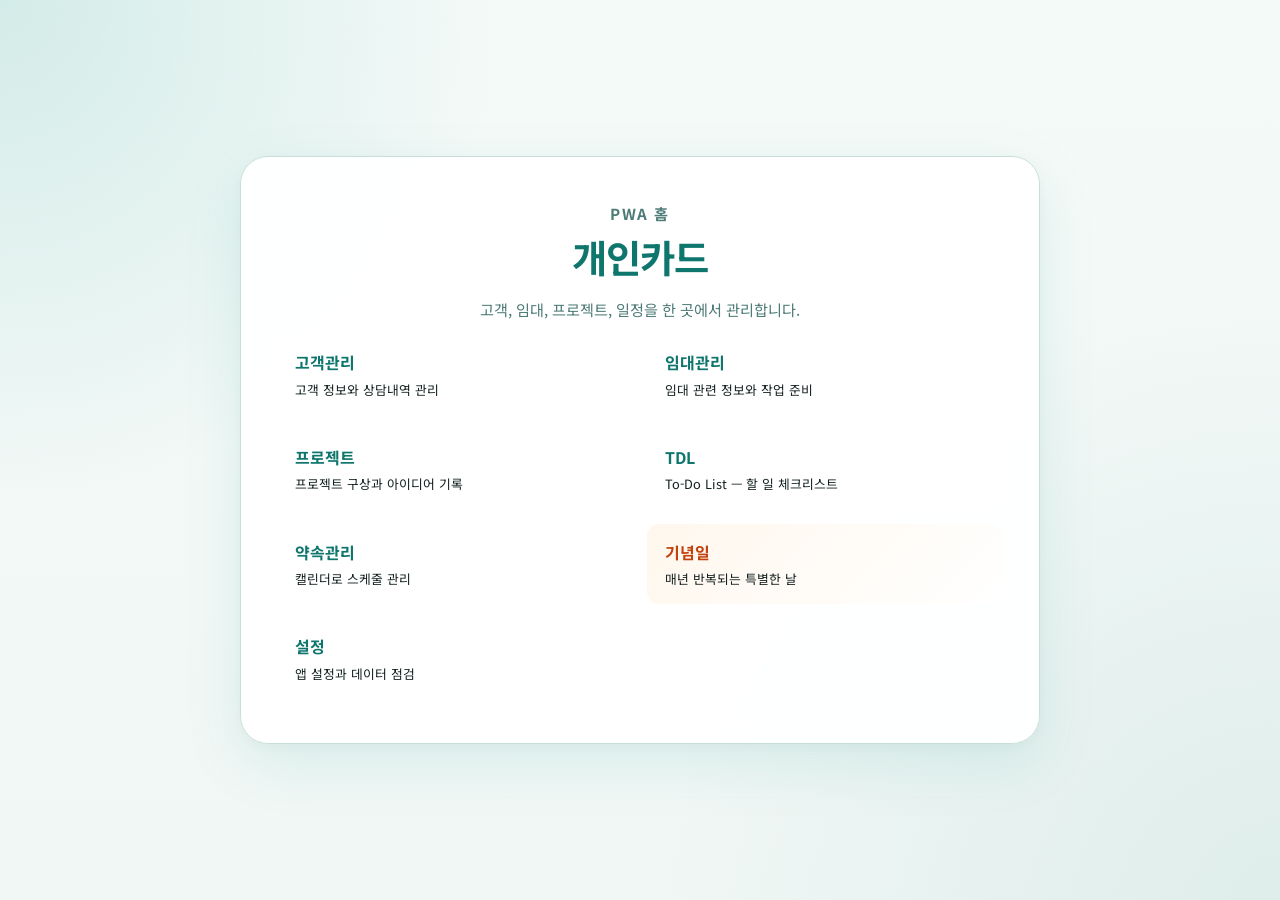
<file: index.html>
<!DOCTYPE html>
<html lang="ko">
<head>
  <meta charset="UTF-8" />
  <meta name="viewport" content="width=device-width, initial-scale=1.0" />
  <meta name="theme-color" content="#0d9488" />
  <title>개인카드 PWA</title>
  <link rel="manifest" href="manifest.json" />
  <link rel="stylesheet" href="style.css" />
</head>
<body>
  <section class="landing-screen">
    <div class="landing-card wide">
      <p class="landing-kicker">PWA 홈</p>
      <h1>개인카드</h1>
      <p>고객, 임대, 프로젝트, 일정을 한 곳에서 관리합니다.</p>

      <!-- 다가오는 약속 알림 배너 -->
      <div id="upcomingBanner" class="upcoming-banner" hidden>
        <span class="upcoming-blink">●</span>
        <span id="upcomingText"></span>
        <a href="schedule.html" class="upcoming-link">확인하기 →</a>
      </div>

      <!-- 다가오는 기념일 알림 배너 -->
      <div id="annivBanner" class="upcoming-banner" style="background:#fff7ed;border-color:#fed7aa" hidden>
        <span class="upcoming-blink" style="color:#f97316">●</span>
        <span id="annivText" style="color:#c2410c"></span>
        <a href="anniv.html" class="upcoming-link" style="color:#c2410c;font-weight:600">확인하기 →</a>
      </div>

      <div class="home-grid">
        <a class="home-card" href="customer.html">
          <strong>고객관리</strong>
          <span>고객 정보와 상담내역 관리</span>
        </a>
        <a class="home-card" href="rental.html">
          <strong>임대관리</strong>
          <span>임대 관련 정보와 작업 준비</span>
        </a>
        <a class="home-card" href="project.html">
          <strong>프로젝트</strong>
          <span>프로젝트 구상과 아이디어 기록</span>
        </a>
        <a class="home-card" href="tdl.html">
          <strong>TDL</strong>
          <span>To-Do List — 할 일 체크리스트</span>
        </a>
        <a class="home-card" href="schedule.html">
          <strong>약속관리</strong>
          <span>캘린더로 스케줄 관리</span>
        </a>
        <a class="home-card anniv-home-card" href="anniv.html">
          <strong>기념일</strong>
          <span>매년 반복되는 특별한 날</span>
        </a>
        <a class="home-card" href="settings.html">
          <strong>설정</strong>
          <span>앱 설정과 데이터 점검</span>
        </a>
      </div>

      </div>
    </div>
  </section>

  <script src="common.js"></script>
  <script>
  (function () {
    const ANNIV_KEY = "anniv_v1";

    function loadAnniv() {
      try { return JSON.parse(localStorage.getItem(ANNIV_KEY) || "[]"); } catch { return []; }
    }

    let annivItems = loadAnniv();

    // 오늘로부터 다음 기념일까지 남은 일수 계산 (양력/음력 모두 처리)
    function daysUntilNext(item) {
      const today = new Date(); today.setHours(0,0,0,0);
      const thisYear = today.getFullYear();
      if (item.calType === "lunar") {
        const avgMonth = 29.530588;
        const chineseNewYear = {
          2024:new Date(2024,1,10), 2025:new Date(2025,0,29), 2026:new Date(2026,1,17),
          2027:new Date(2027,1,6),  2028:new Date(2028,0,26), 2029:new Date(2029,1,13),
        };
        function lunarApprox(y, lm, ld) {
          const cny = chineseNewYear[y];
          if (!cny) return new Date(y, lm-1, ld);
          const off = Math.round((lm-1)*avgMonth) + (ld-1);
          return new Date(cny.getTime() + off*86400000);
        }
        let solar = lunarApprox(thisYear, item.month, item.day);
        solar.setHours(0,0,0,0);
        if (solar < today) solar = lunarApprox(thisYear+1, item.month, item.day);
        return Math.round((solar - today) / 86400000);
      }
      let next = new Date(thisYear, item.month - 1, item.day);
      if (next < today) next = new Date(thisYear + 1, item.month - 1, item.day);
      return Math.round((next - today) / 86400000);
    }

    // 약속 알림 (3일 이내)
    function checkUpcoming() {
      const STORAGE_KEY = "schedule_v1";
      let schedules = {};
      try { schedules = JSON.parse(localStorage.getItem(STORAGE_KEY) || "{}"); } catch {}
      const today = new Date(); today.setHours(0,0,0,0);
      const soon = [];
      Object.keys(schedules).forEach(key => {
        if (!schedules[key]?.length) return;
        const y = Number(key.slice(0,4)), m = Number(key.slice(4,6))-1, d = Number(key.slice(6,8));
        const date = new Date(y, m, d);
        const diff = Math.round((date - today) / 86400000);
        if (diff >= 0 && diff <= 3) {
          schedules[key].forEach(s => soon.push({ diff, date, title: s.title, time: s.time }));
        }
      });
      if (!soon.length) return;
      soon.sort((a,b) => a.date - b.date);
      const s = soon[0];
      const label = s.diff === 0 ? "오늘" : s.diff === 1 ? "내일" : `${s.diff}일 후`;
      const time  = s.time ? ` ${s.time}` : "";
      document.getElementById("upcomingText").textContent =
        `${label}${time} — ${s.title}${soon.length > 1 ? ` 외 ${soon.length-1}건` : ""}`;
      document.getElementById("upcomingBanner").hidden = false;
    }

    // 기념일 알림 (7일 이내)
    function checkAnniv() {
      const upcoming = annivItems
        .map(a => ({ ...a, days: daysUntilNext(a) }))
        .filter(a => a.days <= 7)
        .sort((a,b) => a.days - b.days);
      if (!upcoming.length) return;
      const a   = upcoming[0];
      const lbl = a.days === 0 ? "오늘" : a.days === 1 ? "내일" : `${a.days}일 후`;
      document.getElementById("annivText").textContent =
        `${lbl} — ${a.title} (${a.month}/${a.day}${a.calType === "lunar" ? " 음력" : ""})${upcoming.length > 1 ? ` 외 ${upcoming.length-1}건` : ""}`;
      document.getElementById("annivBanner").hidden = false;
    }

    checkUpcoming();
    checkAnniv();
  })();
  </script>
</body>
</html>
</file>
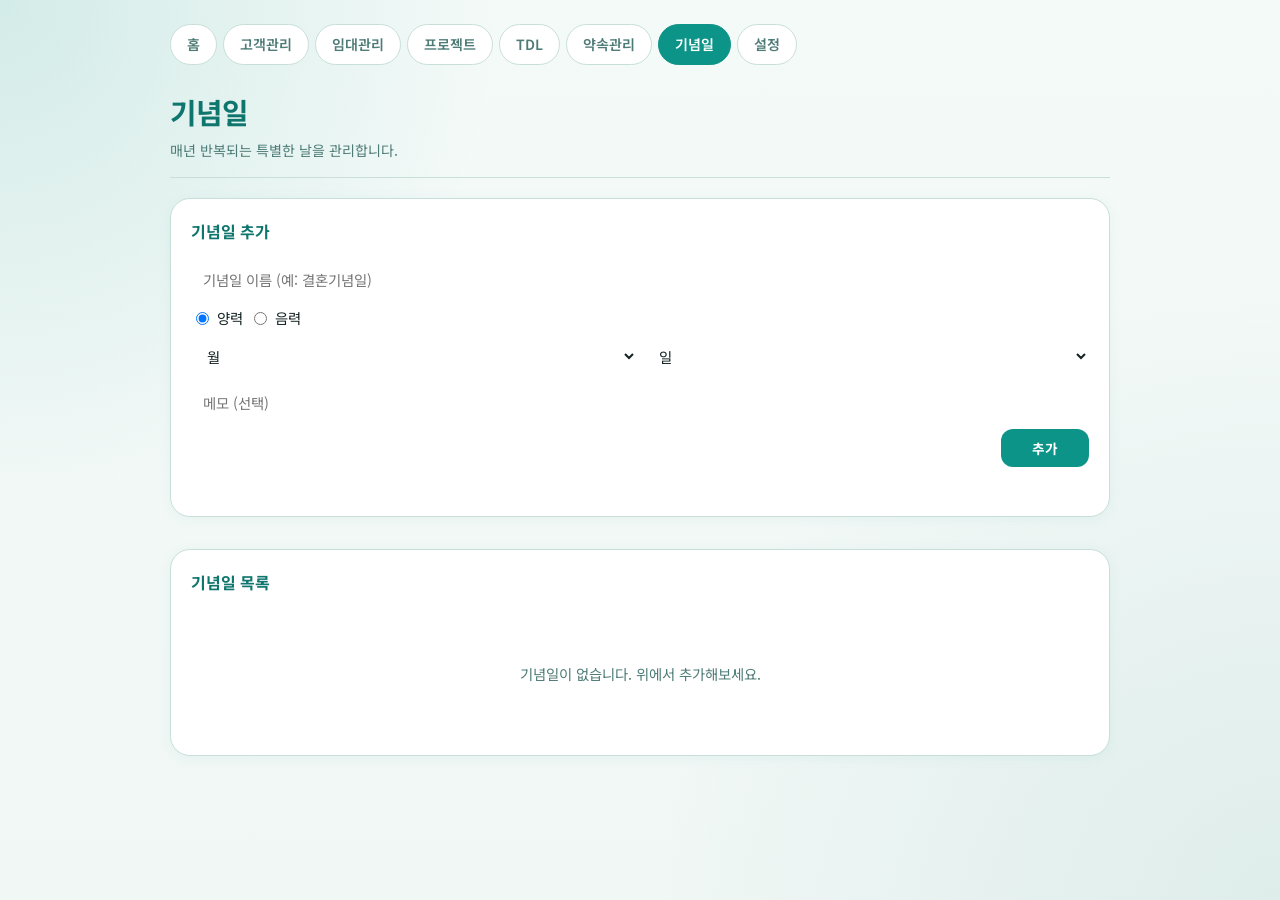
<file: anniv.html>
<!DOCTYPE html>
<html lang="ko">
<head>
  <meta charset="UTF-8" />
  <meta name="viewport" content="width=device-width, initial-scale=1.0" />
  <meta name="theme-color" content="#0d9488" />
  <title>기념일 | 개인카드 PWA</title>
  <link rel="manifest" href="manifest.json" />
  <link rel="stylesheet" href="style.css" />
</head>
<body>
  <div class="app">
    <header class="page-header">
      <nav class="page-nav">
        <a class="nav-link" href="index.html">홈</a>
        <a class="nav-link" href="customer.html">고객관리</a>
        <a class="nav-link" href="rental.html">임대관리</a>
        <a class="nav-link" href="project.html">프로젝트</a>
        <a class="nav-link" href="tdl.html">TDL</a>
        <a class="nav-link" href="schedule.html">약속관리</a>
        <a class="nav-link current" href="anniv.html">기념일</a>
        <a class="nav-link" href="settings.html">설정</a>
      </nav>
      <div class="page-title-row">
        <div>
          <h1 class="page-title">기념일</h1>
          <p class="page-desc">매년 반복되는 특별한 날을 관리합니다.</p>
        </div>
      </div>
    </header>

    <main class="container">
      <section class="panel">
        <div class="panel-header">
          <h2>기념일 추가</h2>
        </div>
        <div class="anniv-add-form">
          <input type="text" id="annivTitle" placeholder="기념일 이름 (예: 결혼기념일)" maxlength="30"
            lang="ko" autocapitalize="off" autocorrect="off" spellcheck="false" />

          <!-- 양력/음력 선택 -->
          <div style="display:flex;gap:.4rem;align-items:center">
            <label style="display:flex;align-items:center;gap:.3rem;font-size:.9rem;cursor:pointer">
              <input type="radio" name="calType" id="calSolar" value="solar" checked />
              양력
            </label>
            <label style="display:flex;align-items:center;gap:.3rem;font-size:.9rem;cursor:pointer">
              <input type="radio" name="calType" id="calLunar" value="lunar" />
              음력
            </label>
          </div>

          <div style="display:flex;gap:.4rem;align-items:center">
            <select id="annivMonth" style="flex:1">
              <option value="">월</option>
              <option value="1">1월</option><option value="2">2월</option>
              <option value="3">3월</option><option value="4">4월</option>
              <option value="5">5월</option><option value="6">6월</option>
              <option value="7">7월</option><option value="8">8월</option>
              <option value="9">9월</option><option value="10">10월</option>
              <option value="11">11월</option><option value="12">12월</option>
            </select>
            <select id="annivDay" style="flex:1">
              <option value="">일</option>
            </select>
          </div>
          <!-- 음력 선택 시 올해 양력 날짜 미리보기 -->
          <div id="lunarPreview" style="display:none;font-size:.85rem;color:var(--brand-strong);background:var(--bg);border-radius:.45rem;padding:.4rem .7rem;border:1px solid var(--brand)">
            📅 <span id="lunarPreviewText"></span>
          </div>
          <input type="text" id="annivNote" placeholder="메모 (선택)" maxlength="50"
            lang="ko" autocapitalize="off" autocorrect="off" spellcheck="false" />
          <div class="detail-action-row">
            <button type="button" id="btnAddAnniv" class="toolbar-button">추가</button>
          </div>
        </div>
      </section>

      <section class="panel" style="margin-top:1rem">
        <div class="panel-header">
          <h2>기념일 목록</h2>
        </div>
        <div id="annivList" class="anniv-list"></div>
      </section>
    </main>
  </div>

  <script src="common.js"></script>
  <script>
  (function () {
    const ANNIV_KEY = "anniv_v1";

    function loadAnniv() {
      try { return JSON.parse(localStorage.getItem(ANNIV_KEY) || "[]"); } catch { return []; }
    }
    function saveAnniv(data) { localStorage.setItem(ANNIV_KEY, JSON.stringify(data)); }
    function escHtml(v) {
      return String(v).replaceAll("&","&amp;").replaceAll("<","&lt;").replaceAll(">","&gt;").replaceAll('"',"&quot;");
    }

    let annivItems = loadAnniv();

    // 양력 기준: 오늘로부터 다음 기념일까지 남은 일수
    function daysUntilNextSolar(month, day) {
      const today = new Date(); today.setHours(0,0,0,0);
      const thisYear = today.getFullYear();
      let next = new Date(thisYear, month - 1, day);
      if (next < today) next = new Date(thisYear + 1, month - 1, day);
      return Math.round((next - today) / 86400000);
    }

    // 음력→양력 변환 (근사 알고리즘: Gregorian 기반 음력 테이블)
    // 정밀도: ±1일 오차 가능. 정확한 변환은 서버 API 필요.
    function lunarToSolar(year, lMonth, lDay) {
      // 음력 기준 양력 1월 1일 오프셋 (1900~2100 근사값)
      // 간단한 리스트 방식: key = "YYYY-MM" => 해당 음력 월의 양력 시작일
      // 1900~2100년 데이터를 내장하기에는 너무 크므로,
      // 여기서는 "해당 연도 음력 설날(음력 1/1) 양력 날짜" 근사를 이용합니다.
      const chineseNewYear = {
        2010:new Date(2010,1,14), 2011:new Date(2011,1,3),  2012:new Date(2012,0,23),
        2013:new Date(2013,1,10), 2014:new Date(2014,0,31), 2015:new Date(2015,1,19),
        2016:new Date(2016,1,8),  2017:new Date(2017,0,28), 2018:new Date(2018,1,16),
        2019:new Date(2019,1,5),  2020:new Date(2020,0,25), 2021:new Date(2021,1,12),
        2022:new Date(2022,1,1),  2023:new Date(2023,0,22), 2024:new Date(2024,1,10),
        2025:new Date(2025,0,29), 2026:new Date(2026,1,17), 2027:new Date(2027,1,6),
        2028:new Date(2028,0,26), 2029:new Date(2029,1,13), 2030:new Date(2030,1,3),
      };
      const cny = chineseNewYear[year];
      if (!cny) {
        // 근사: 연도별 설날이 없으면 양력으로 대체 반환
        return new Date(year, lMonth - 1, lDay);
      }
      // 음력 1월 1일 = cny
      // 각 음력 월은 약 29.53일
      const avgLunarMonth = 29.530588;
      const dayOffset = Math.round((lMonth - 1) * avgLunarMonth) + (lDay - 1);
      const solar = new Date(cny.getTime() + dayOffset * 86400000);
      return solar;
    }

    function daysUntilNext(item) {
      const today = new Date(); today.setHours(0,0,0,0);
      const thisYear = today.getFullYear();

      if (item.calType === "lunar") {
        // 올해 음력 날짜 → 양력 변환
        let solar = lunarToSolar(thisYear, item.month, item.day);
        solar.setHours(0,0,0,0);
        if (solar < today) {
          // 내년 음력으로 계산
          solar = lunarToSolar(thisYear + 1, item.month, item.day);
          solar.setHours(0,0,0,0);
        }
        return Math.round((solar - today) / 86400000);
      } else {
        // 양력
        let next = new Date(thisYear, item.month - 1, item.day);
        if (next < today) next = new Date(thisYear + 1, item.month - 1, item.day);
        return Math.round((next - today) / 86400000);
      }
    }

    function p2(n) { return String(n).padStart(2, "0"); }

    // 기념일 날짜 → 양력 Date 반환
    function getAnnivSolarDate(item, year) {
      if (item.calType === "lunar") {
        const s = lunarToSolar(year, item.month, item.day);
        s.setHours(0,0,0,0);
        return s;
      }
      return new Date(year, item.month - 1, item.day);
    }

    // 기념일 → 약속관리 자동 등록 (현재 연도 + 향후 2년)
    function syncAnnivToSchedule(item) {
      const SCHED_KEY = "schedule_v1";
      let sch = {};
      try { sch = JSON.parse(localStorage.getItem(SCHED_KEY) || "{}"); } catch {}
      const today = new Date(); today.setHours(0,0,0,0);
      const thisYear = today.getFullYear();
      for (let y = thisYear; y <= thisYear + 2; y++) {
        const solar = getAnnivSolarDate(item, y);
        const key = `${solar.getFullYear()}${p2(solar.getMonth()+1)}${p2(solar.getDate())}`;
        if (!sch[key]) sch[key] = [];
        // 동일 기념일 지운 후 재등록 (중복 방지)
        sch[key] = sch[key].filter(e => e.id !== `anniv_${item.id}_${y}`);
        const calStr = item.calType === "lunar"
          ? `음력 ${item.month}월 ${item.day}일`
          : `${item.month}월 ${item.day}일`;
        sch[key].push({
          id:    `anniv_${item.id}_${y}`,
          time:  "",
          title: `🎂 ${item.title}`,
          memo:  `기념일 · ${calStr}${item.note ? " · " + item.note : ""}`
        });
      }
      localStorage.setItem(SCHED_KEY, JSON.stringify(sch));
    }

    // 기념일 삭제 시 약속관리에서도 제거
    function removeAnnivFromSchedule(annivId) {
      const SCHED_KEY = "schedule_v1";
      let sch = {};
      try { sch = JSON.parse(localStorage.getItem(SCHED_KEY) || "{}"); } catch {}
      Object.keys(sch).forEach(k => {
        sch[k] = sch[k].filter(e => !String(e.id).startsWith(`anniv_${annivId}_`));
        if (sch[k].length === 0) delete sch[k];
      });
      localStorage.setItem(SCHED_KEY, JSON.stringify(sch));
    }

    // 기념일 목록 렌더
    function renderAnnivList() {
      const el = document.getElementById("annivList");
      if (!el) return;
      if (!annivItems.length) {
        el.innerHTML = `<p class="empty">기념일이 없습니다. 위에서 추가해보세요.</p>`;
        return;
      }
      const sorted = annivItems.slice().sort((a, b) => daysUntilNext(a) - daysUntilNext(b));
      el.innerHTML = sorted.map(a => {
        const days = daysUntilNext(a);
        const badge = days === 0
          ? `<span class="anniv-badge today">D-day</span>`
          : days <= 7
            ? `<span class="anniv-badge soon">D-${days}</span>`
            : `<span class="anniv-badge">${a.month}/${a.day}</span>`;
        const calLabel = a.calType === "lunar"
          ? `<span style="font-size:.72rem;color:var(--brand-strong);background:var(--bg);border-radius:.3rem;padding:.05rem .3rem;border:1px solid var(--brand)">음력</span>`
          : `<span style="font-size:.72rem;color:var(--text-light);background:var(--bg);border-radius:.3rem;padding:.05rem .3rem;border:1px solid var(--border)">양력</span>`;
        return `<div class="anniv-item">
          <div class="anniv-info">
            ${badge}
            <div>
              <div class="anniv-title">${escHtml(a.title)} ${calLabel}</div>
              ${a.note ? `<div class="anniv-note">${escHtml(a.note)}</div>` : ""}
              <div style="font-size:.75rem;color:var(--text-light)">${a.month}월 ${a.day}일${a.calType === "lunar" ? " (음력) → 양력 " + (() => { const s = lunarToSolar(new Date().getFullYear(), a.month, a.day); return (s.getMonth()+1) + "월 " + s.getDate() + "일"; })() : ""} · ${days === 0 ? "오늘" : days + "일 후"}</div>
            </div>
          </div>
          <button type="button" class="mini-button danger-mini anniv-del" data-id="${escHtml(a.id)}">삭제</button>
        </div>`;
      }).join("");
      el.querySelectorAll(".anniv-del").forEach(btn => {
        btn.addEventListener("click", () => {
          if (!confirm("이 기념일을 삭제할까요?")) return;
          removeAnnivFromSchedule(btn.dataset.id);
          annivItems = annivItems.filter(x => x.id !== btn.dataset.id);
          saveAnniv(annivItems);
          renderAnnivList();
        });
      });
    }

    // 일(day) 드롭다운 채우기
    function fillDays(month) {
      const dayEl = document.getElementById("annivDay");
      const cur = dayEl.value;
      const last = month ? new Date(2024, Number(month), 0).getDate() : 31;
      dayEl.innerHTML = `<option value="">일</option>` +
        Array.from({length: last}, (_, i) => `<option value="${i+1}">${i+1}일</option>`).join("");
      if (cur && Number(cur) <= last) dayEl.value = cur;
    }
    document.getElementById("annivMonth").addEventListener("change", e => { fillDays(e.target.value); updateLunarPreview(); });
    fillDays("");

    // 음력 미리보기 업데이트
    function updateLunarPreview() {
      const preview = document.getElementById("lunarPreview");
      const previewText = document.getElementById("lunarPreviewText");
      const calType = document.querySelector("input[name='calType']:checked")?.value || "solar";
      const month = Number(document.getElementById("annivMonth").value);
      const day   = Number(document.getElementById("annivDay").value);
      if (calType === "lunar" && month && day) {
        const today = new Date();
        const year = today.getFullYear();
        const solar = lunarToSolar(year, month, day);
        const m = solar.getMonth() + 1;
        const d = solar.getDate();
        previewText.textContent = `음력 ${month}월 ${day}일 → ${year}년 양력 ${m}월 ${d}일`;
        preview.style.display = "block";
      } else {
        preview.style.display = "none";
      }
    }

    // calType 변경 시에도 미리보기 갱신
    document.querySelectorAll("input[name='calType']").forEach(r => {
      r.addEventListener("change", updateLunarPreview);
    });
    document.getElementById("annivDay").addEventListener("change", updateLunarPreview);

    // 기념일 추가
    document.getElementById("btnAddAnniv").addEventListener("click", () => {
      const title = document.getElementById("annivTitle").value.trim();
      const month = Number(document.getElementById("annivMonth").value);
      const day   = Number(document.getElementById("annivDay").value);
      const note  = document.getElementById("annivNote").value.trim();
      const calType = document.querySelector("input[name='calType']:checked")?.value || "solar";
      if (!title) { alert("기념일 이름을 입력하세요."); return; }
      if (!month || !day) { alert("월과 일을 선택하세요."); return; }
      const newItem = { id: String(Date.now()), title, month, day, note, calType };
      annivItems.push(newItem);
      saveAnniv(annivItems);
      syncAnnivToSchedule(newItem);
      document.getElementById("annivTitle").value = "";
      document.getElementById("annivMonth").value = "";
      document.getElementById("annivDay").value   = "";
      document.getElementById("annivNote").value  = "";
      document.getElementById("calSolar").checked = true;
      fillDays("");
      document.getElementById("lunarPreview").style.display = "none";
      renderAnnivList();
    });

    document.getElementById("annivTitle").addEventListener("keydown", e => {
      if (e.key === "Enter") document.getElementById("btnAddAnniv").click();
    });

    renderAnnivList();
    // 기존 기념일을 약속관리에 동기화 (페이지 진입 시매년 자동 갱신)
    annivItems.forEach(item => syncAnnivToSchedule(item));
  })();
  </script>
</body>
</html>
</file>
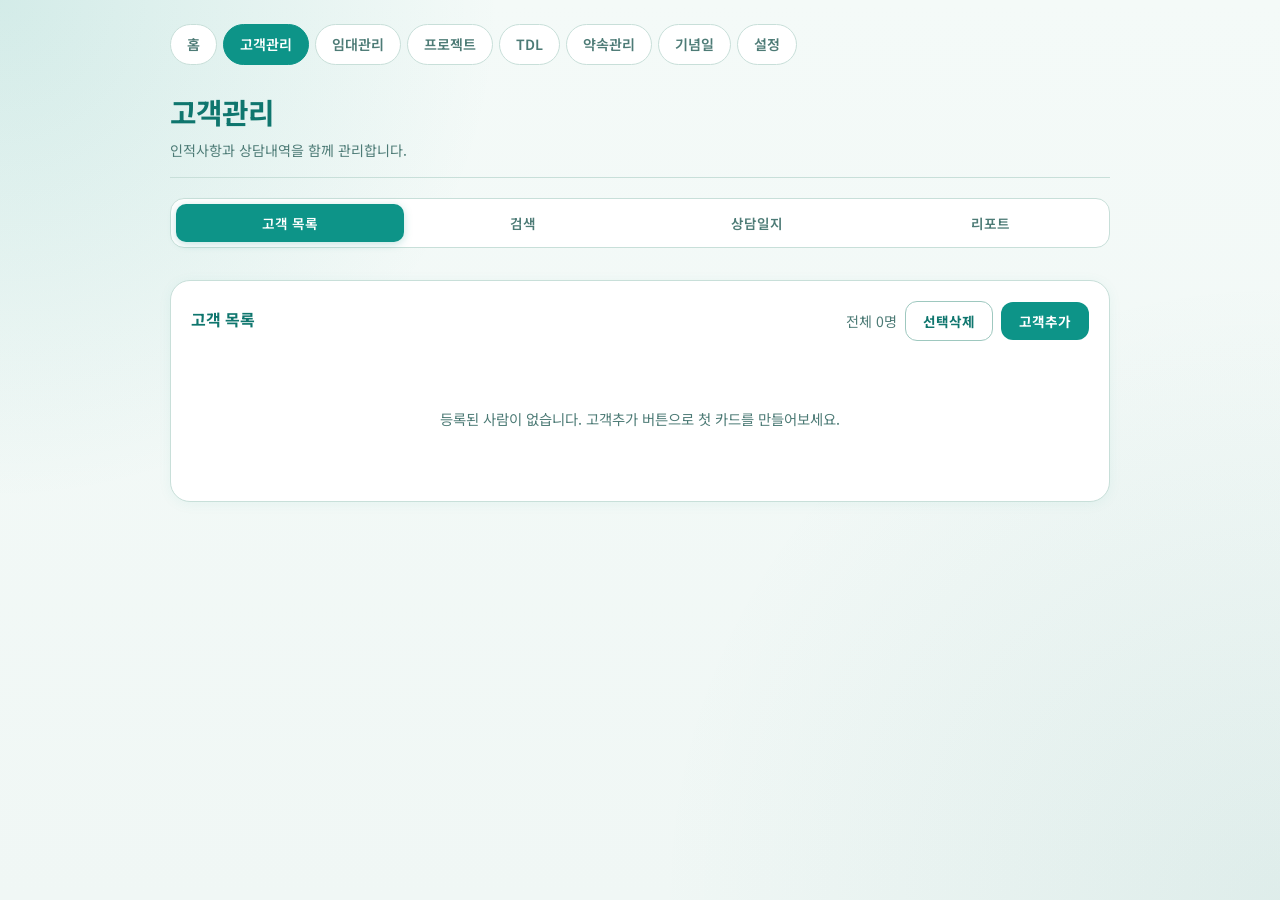
<file: customer.html>
﻿<!DOCTYPE html>
<html lang="ko">
<head>
  <meta charset="UTF-8" />
  <meta name="viewport" content="width=device-width, initial-scale=1.0" />
  <meta name="theme-color" content="#4f46e5" />
  <title>고객관리 | 개인카드 PWA</title>
  <link rel="manifest" href="manifest.json" />
  <link rel="stylesheet" href="style.css" />
</head>
<body>
  <div class="app">
    <header class="page-header">
      <nav class="page-nav">
        <a class="nav-link" href="index.html">홈</a>
        <a class="nav-link current" href="customer.html">고객관리</a>
        <a class="nav-link" href="rental.html">임대관리</a>
        <a class="nav-link" href="project.html">프로젝트</a>
        <a class="nav-link" href="tdl.html">TDL</a>
        <a class="nav-link" href="schedule.html">약속관리</a>
        <a class="nav-link" href="anniv.html">기념일</a>
        <a class="nav-link" href="settings.html">설정</a>
      </nav>
      <div class="page-title-row">
        <div>
          <h1 class="page-title">고객관리</h1>
          <p class="page-desc">인적사항과 상담내역을 함께 관리합니다.</p>
        </div>
      </div>
    </header>

    <main class="container">

      <!-- 하위 탭 -->
      <nav class="sub-tab-nav">
        <button type="button" class="sub-tab active" data-tab="list">고객 목록</button>
        <button type="button" class="sub-tab" data-tab="search">검색</button>
        <button type="button" class="sub-tab" data-tab="journal">상담일지</button>
        <button type="button" class="sub-tab" data-tab="report">리포트</button>
      </nav>

      <!-- 고객 목록 탭 -->
      <div id="tab-list" class="tab-panel">
        <section class="panel">
          <div class="panel-header">
            <h2>고객 목록<button type="button" id="secretHiddenToggle" class="secret-toggle" aria-hidden="true" tabindex="-1"></button></h2>
            <div class="list-toolbar">
              <span class="panel-count" id="personCount"></span>
              <button type="button" id="toggleDeleteModeButton" class="secondary-button toolbar-button">선택삭제</button>
              <button type="button" id="deleteSelectedButton" class="danger-button toolbar-button" hidden>삭제 실행 (0)</button>
              <button type="button" id="toggleFormButton" class="primary-action toolbar-button">고객추가</button>
            </div>
          </div>
          <div id="personList" class="person-list"></div>
        </section>

        <section class="panel" id="formPanel" hidden>
          <h2>고객 추가</h2>
          <form id="personForm" lang="ko">
            <div class="section-title">인적사항</div>
            <div class="inline-fields">
              <input type="text" id="name" placeholder="이름" required lang="ko" autocapitalize="off" autocorrect="off" spellcheck="false" />
              <select id="gender" lang="ko">
                <option value="">성별 선택</option>
                <option value="남">남</option>
                <option value="여">여</option>
              </select>
            </div>
            <input type="text" id="phone" inputmode="numeric" placeholder="전화번호" />
            <input type="email" id="email" placeholder="메일주소" autocapitalize="off" autocorrect="off" spellcheck="false" />
            <input type="text" id="address" placeholder="주소" lang="ko" autocapitalize="off" autocorrect="off" spellcheck="false" />
            <input type="text" id="birthDate" maxlength="6" inputmode="numeric" placeholder="생년월일 6자리 예: 821003" />
            <div class="preview-text" id="birthPreview"></div>
            <input type="text" id="age" placeholder="한국식 나이 자동계산" readonly />
            <input type="text" id="job" placeholder="직업" lang="ko" autocapitalize="off" autocorrect="off" spellcheck="false" />
            <input type="text" id="tags" placeholder="태그(쉼표로 구분)" lang="ko" autocapitalize="off" autocorrect="off" spellcheck="false" />

            <div class="section-title">상담내역</div>
            <input type="text" id="firstConsultDate" maxlength="6" inputmode="numeric" placeholder="상담일자 6자리 예: 260320" />
            <div class="preview-text" id="consultDatePreview"></div>
            <textarea id="firstNote" placeholder="상담내용" lang="ko" autocapitalize="off" autocorrect="off" spellcheck="false"></textarea>

            <div class="form-actions">
              <button type="submit">저장</button>
              <button type="button" id="cancelFormButton" class="secondary-button">취소</button>
            </div>
          </form>
        </section>
      </div>

      <!-- 검색 탭 -->
      <div id="tab-search" class="tab-panel" hidden>
        <section class="panel">
          <h2>고객 검색</h2>
          <div class="search-bar">
            <input type="text" id="searchInput" placeholder="성명으로 검색" lang="ko" autocapitalize="off" autocorrect="off" spellcheck="false" />
          </div>
          <div id="searchResults" class="person-list"></div>
        </section>
      </div>

      <!-- 상담일지 탭 -->
      <div id="tab-journal" class="tab-panel" hidden>
        <section class="panel">
          <div class="journal-cal-header">
            <button type="button" id="calPrev" class="cal-nav-btn">&#8249;</button>
            <span id="calTitle" class="cal-title"></span>
            <button type="button" id="calNext" class="cal-nav-btn">&#8250;</button>
          </div>
          <div id="calGrid" class="cal-grid"></div>
        </section>
        <section class="panel" id="journalDayPanel" hidden>
          <div class="journal-day-header">
            <h3 id="journalDayTitle"></h3>
            <button type="button" id="journalDayClose" class="secondary-button" style="width:auto;padding:6px 14px;font-size:0.83rem">닫기</button>
          </div>
          <div id="journalDayNotes"></div>
          <hr />
          <h4 style="margin:12px 0 8px;font-size:0.9rem;color:var(--brand-strong)">상담내역 추가</h4>
          <div class="detail-note-editor">
            <select id="journalPersonSelect" lang="ko">
              <option value="">고객 선택</option>
            </select>
            <textarea id="journalContent" placeholder="상담내용을 입력하세요" lang="ko" autocapitalize="off" autocorrect="off" spellcheck="false"></textarea>
            <div class="detail-action-row">
              <button type="button" id="journalAddNote">상담내역 추가</button>
            </div>
          </div>
        </section>
      </div>

      <!-- 리포트 탭 -->
      <div id="tab-report" class="tab-panel" hidden>
        <section class="panel report-placeholder">
          <div class="report-icon">📊</div>
          <p class="report-title">리포트</p>
          <p class="report-desc">매출, 상담 횟수, 미팅 횟수 등<br>통계 리포트가 이곳에 표시됩니다.</p>
          <p class="report-coming">준비 중</p>
        </section>
      </div>

    </main>
  </div>

  <script src="common.js"></script>
  <script src="app.js"></script>

  <!-- 고객 상세 바텀 시트 -->
  <div id="detailSheetRoot" class="sheet-root" hidden>
    <div class="sheet-backdrop" id="sheetBackdrop"></div>
    <div class="bottom-sheet" role="dialog" aria-modal="true" aria-label="고객 상세">
      <div class="sheet-handle"></div>
      <div id="detailContent"></div>
    </div>
  </div>
</body>
</html>
</file>
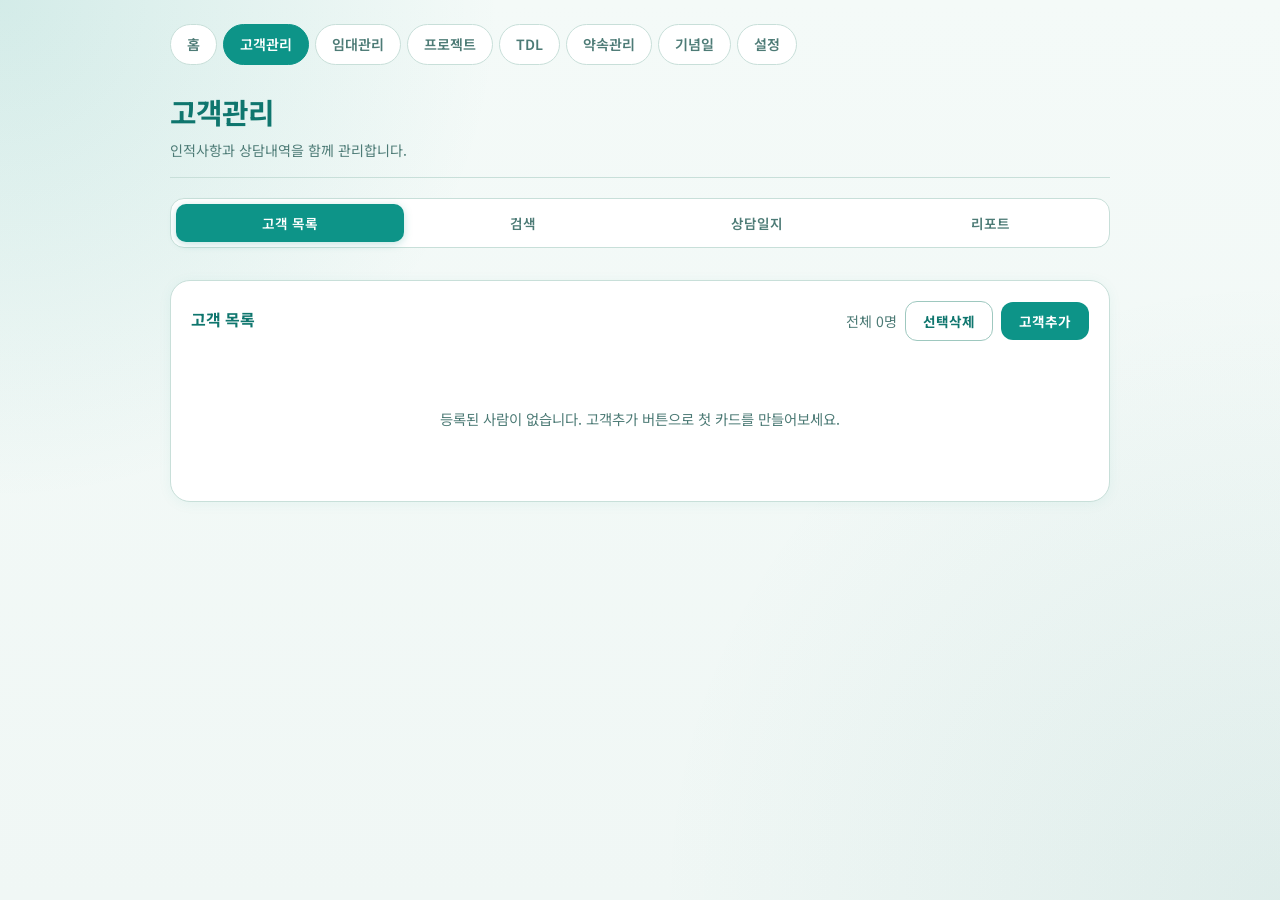
<file: management.html>
<!DOCTYPE html>
<html lang="ko">
<head>
  <meta charset="UTF-8" />
  <meta http-equiv="refresh" content="0; url=customer.html" />
  <meta name="viewport" content="width=device-width, initial-scale=1.0" />
  <title>이동 중...</title>
  <link rel="stylesheet" href="style.css" />
</head>
<body>
  <section class="landing-screen">
    <div class="landing-card">
      <p class="landing-kicker">페이지 이동</p>
      <h1>고객관리로 이동합니다</h1>
      <p><a class="landing-link" href="customer.html">계속하기</a></p>
    </div>
  </section>
</body>
</html>
</file>
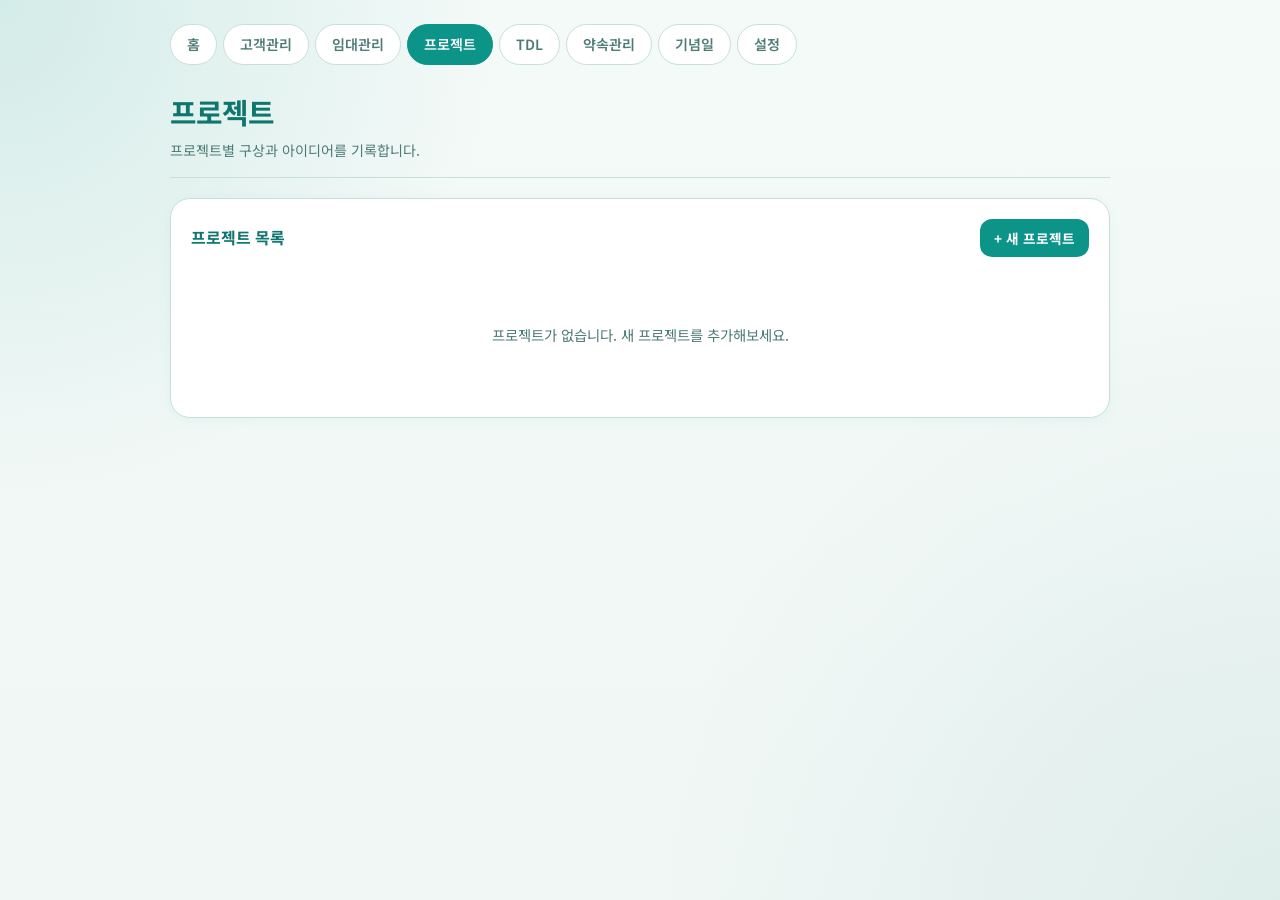
<file: project.html>
﻿<!DOCTYPE html>
<html lang="ko">
<head>
  <meta charset="UTF-8" />
  <meta name="viewport" content="width=device-width, initial-scale=1.0" />
  <meta name="theme-color" content="#0d9488" />
  <title>프로젝트 | 개인카드 PWA</title>
  <link rel="manifest" href="manifest.json" />
  <link rel="stylesheet" href="style.css" />
</head>
<body>
  <div class="app">
    <header class="page-header">
      <nav class="page-nav">
        <a class="nav-link" href="index.html">홈</a>
        <a class="nav-link" href="customer.html">고객관리</a>
        <a class="nav-link" href="rental.html">임대관리</a>
        <a class="nav-link current" href="project.html">프로젝트</a>
        <a class="nav-link" href="tdl.html">TDL</a>
        <a class="nav-link" href="schedule.html">약속관리</a>
        <a class="nav-link" href="anniv.html">기념일</a>
        <a class="nav-link" href="settings.html">설정</a>
      </nav>
      <div class="page-title-row">
        <div>
          <h1 class="page-title">프로젝트</h1>
          <p class="page-desc">프로젝트별 구상과 아이디어를 기록합니다.</p>
        </div>
      </div>
    </header>

    <main class="container">
      <!-- 프로젝트 목록 -->
      <div id="projectListView">
        <section class="panel">
          <div class="panel-header">
            <h2>프로젝트 목록</h2>
            <button type="button" id="showAddProjectBtn" class="primary-action toolbar-button">+ 새 프로젝트</button>
          </div>

          <div id="addProjectForm" class="project-add-form" hidden>
            <input type="text" id="newProjectName" placeholder="프로젝트 이름" maxlength="50"
              lang="ko" autocapitalize="off" autocorrect="off" spellcheck="false" />
            <div class="form-actions" style="margin-top:8px">
              <button type="button" id="saveProjectBtn">추가</button>
              <button type="button" id="cancelProjectBtn" class="secondary-button">취소</button>
            </div>
          </div>

          <div id="projectList" class="project-list"></div>
        </section>
      </div>

      <!-- 프로젝트 상세 -->
      <div id="projectDetailView" hidden>
        <section class="panel">
          <div class="panel-header">
            <h2 id="projectDetailTitle" style="flex:1;min-width:0;overflow:hidden;text-overflow:ellipsis;white-space:nowrap"></h2>
            <div style="display:flex;gap:6px;flex-shrink:0">
              <button type="button" id="btnRenameProject" class="secondary-button toolbar-button">수정</button>
              <button type="button" id="deleteProjectBtn" class="danger-button toolbar-button">삭제</button>
              <button type="button" id="backToProjectListBtn" class="secondary-button toolbar-button">← 목록</button>
            </div>
          </div>
          <div id="renameProjectForm" hidden style="display:flex;gap:.5rem;align-items:center;margin-bottom:.75rem">
            <input type="text" id="renameProjectInput" maxlength="80" placeholder="새 프로젝트명"
              lang="ko" autocapitalize="off" autocorrect="off" spellcheck="false"
              style="flex:1" />
            <button type="button" id="btnSaveRenameProject" class="toolbar-button">저장</button>
            <button type="button" id="btnCancelRenameProject" class="secondary-button toolbar-button">취소</button>
          </div>

          <!-- 하위 탭 -->
          <nav class="sub-tab-nav" id="projectSubTabNav">
            <button type="button" class="sub-tab active" data-tab="idea">구상내용</button>
            <button type="button" class="sub-tab" data-tab="progress">진행상황</button>
            <button type="button" class="sub-tab" data-tab="ref">참고자료</button>
          </nav>

          <!-- 구상내용 탭 -->
          <div id="projectTab-idea" class="sub-tab-content">
            <div id="projectNotesList" class="project-notes-list"></div>
            <div class="project-note-editor" style="margin-top:12px">
              <textarea id="projectNoteInput" placeholder="구상 내용을 입력하세요" rows="4"
                lang="ko" autocapitalize="off" autocorrect="off" spellcheck="false"></textarea>
              <div class="detail-action-row">
                <button type="button" id="addProjectNoteBtn">추가</button>
              </div>
            </div>
          </div>

          <!-- 진행상황 탭 -->
          <div id="projectTab-progress" class="sub-tab-content" hidden>
            <div id="projectProgressList" class="project-notes-list"></div>
            <div class="project-note-editor" style="margin-top:12px">
              <textarea id="projectProgressInput" placeholder="진행 상황을 입력하세요" rows="3"
                lang="ko" autocapitalize="off" autocorrect="off" spellcheck="false"></textarea>
              <div class="detail-action-row">
                <button type="button" id="addProgressBtn">추가</button>
              </div>
            </div>
          </div>

          <!-- 참고자료 탭 -->
          <div id="projectTab-ref" class="sub-tab-content" hidden>
            <div id="projectRefList" class="project-notes-list"></div>
            <div class="project-note-editor" style="margin-top:12px">
              <textarea id="projectRefInput" placeholder="참고자료, 링크, 메모 등을 입력하세요" rows="3"
                lang="ko" autocapitalize="off" autocorrect="off" spellcheck="false"></textarea>
              <div class="detail-action-row">
                <button type="button" id="addRefBtn">추가</button>
              </div>
            </div>
          </div>

        </section>
      </div>
    </main>
  </div>

  <script src="common.js"></script>
  <script>
  (function () {
    const STORAGE_KEY = "projects_v1";

    function loadProjects() {
      try { return JSON.parse(localStorage.getItem(STORAGE_KEY) || "[]"); }
      catch { return []; }
    }
    function saveProjects(data) { localStorage.setItem(STORAGE_KEY, JSON.stringify(data)); }

    function formatNow() {
      const d = new Date();
      return `${d.getFullYear()}-${String(d.getMonth()+1).padStart(2,"0")}-${String(d.getDate()).padStart(2,"0")} ${String(d.getHours()).padStart(2,"0")}:${String(d.getMinutes()).padStart(2,"0")}`;
    }
    function escHtml(v) {
      return String(v).replaceAll("&","&amp;").replaceAll("<","&lt;").replaceAll(">","&gt;").replaceAll('"',"&quot;");
    }

    let projects = loadProjects();
    let currentProjectId = null;
    let activeTab = "idea";
    let editingNote = null; // { field, idx } | null

    // ── 목록 렌더 ──
    function renderProjectList() {
      const el = document.getElementById("projectList");
      if (!el) return;
      if (projects.length === 0) {
        el.innerHTML = `<p class="empty">프로젝트가 없습니다. 새 프로젝트를 추가해보세요.</p>`;
        return;
      }
      el.innerHTML = "";
      projects.slice().reverse().forEach((proj) => {
        const card = document.createElement("div");
        card.className = "project-card";
        card.innerHTML = `<button type="button" class="project-name-btn">${escHtml(proj.name)}</button>`;
        card.querySelector(".project-name-btn").addEventListener("click", () => openProject(proj.id));
        el.appendChild(card);
      });
    }

    // ── 탭 전환 ──
    function switchTab(tab) {
      activeTab = tab;
      editingNote = null;
      document.querySelectorAll("#projectSubTabNav .sub-tab").forEach(btn => {
        btn.classList.toggle("active", btn.dataset.tab === tab);
      });
      ["idea","progress","ref"].forEach(t => {
        document.getElementById(`projectTab-${t}`).hidden = (t !== tab);
      });
      const proj = projects.find(p => p.id === currentProjectId);
      if (proj) renderTabNotes(tab, proj);
    }

    // ── 탭별 노트 렌더 ──
    function renderTabNotes(tab, proj) {
      const fieldMap = { idea: "notes", progress: "progress", ref: "ref" };
      const elIdMap  = { idea: "projectNotesList", progress: "projectProgressList", ref: "projectRefList" };
      const field = fieldMap[tab];
      const el = document.getElementById(elIdMap[tab]);
      if (!el) return;
      const notes = proj[field] || [];
      if (notes.length === 0) {
        el.innerHTML = `<p class="empty">아직 내용이 없습니다.</p>`;
        return;
      }
      el.innerHTML = notes.slice().reverse().map((note, ri) => {
        const realIdx = notes.length - 1 - ri;
        if (editingNote && editingNote.field === field && editingNote.idx === realIdx) {
          return `<div style="padding:.35rem 0">
            <textarea class="note-edit-textarea" rows="4" lang="ko" autocapitalize="off" autocorrect="off" spellcheck="false"
              style="width:100%;font-size:.9rem;padding:.55rem .75rem;border:1.5px solid var(--brand);border-radius:.5rem;font-family:inherit;box-sizing:border-box;resize:vertical"
            >${escHtml(note.content)}</textarea>
            <div style="display:flex;gap:.4rem;margin-top:.3rem">
              <button type="button" class="note-edit-save mini-button" data-idx="${realIdx}" data-field="${field}">저장</button>
              <button type="button" class="note-edit-cancel mini-button" style="background:var(--bg);color:var(--text-light);border-color:var(--border)">취소</button>
              <button type="button" class="mini-button danger-mini" data-del="${realIdx}" data-field="${field}" style="margin-left:auto">삭제</button>
            </div>
          </div>`;
        }
        return `<div class="note-click-item" data-idx="${realIdx}" data-field="${field}"
          style="padding:.45rem .3rem;font-size:.9rem;line-height:1.7;word-break:break-all;cursor:text;border-radius:.4rem;transition:background .15s"
          title="클릭하여 수정">${escHtml(note.content).replace(/\n/g,"<br>")}</div>`;
      }).join("");

      // 클릭하면 바로 편집
      el.querySelectorAll(".note-click-item").forEach(div => {
        div.addEventListener("click", () => {
          editingNote = { field: div.dataset.field, idx: Number(div.dataset.idx) };
          renderTabNotes(tab, proj);
          // textarea에 포커스 + 커서를 끝으로
          const ta = el.querySelector(".note-edit-textarea");
          if (ta) { ta.focus(); ta.selectionStart = ta.selectionEnd = ta.value.length; }
        });
      });
      el.querySelector(".note-edit-cancel")?.addEventListener("click", () => {
        editingNote = null;
        renderTabNotes(tab, proj);
      });
      el.querySelector(".note-edit-save")?.addEventListener("click", (e) => {
        const idx = Number(e.target.dataset.idx);
        const f   = e.target.dataset.field;
        const newContent = el.querySelector(".note-edit-textarea").value.trim();
        if (!newContent) { alert("내용을 입력하세요."); return; }
        const p = projects.find(p => p.id === currentProjectId);
        if (!p) return;
        p[f][idx].content = newContent;
        saveProjects(projects);
        editingNote = null;
        renderTabNotes(tab, p);
      });
      // Ctrl+Enter 로도 저장
      el.querySelector(".note-edit-textarea")?.addEventListener("keydown", (e) => {
        if (e.key === "Enter" && (e.ctrlKey || e.metaKey)) {
          e.preventDefault();
          el.querySelector(".note-edit-save")?.click();
        }
        if (e.key === "Escape") {
          editingNote = null;
          renderTabNotes(tab, proj);
        }
      });
      el.querySelectorAll("[data-del]").forEach(btn => {
        btn.addEventListener("click", (e) => {
          e.stopPropagation();
          const idx = Number(btn.dataset.del);
          const f = btn.dataset.field;
          const p = projects.find(p => p.id === currentProjectId);
          if (!p || !confirm("이 내용을 삭제할까요?")) return;
          p[f].splice(idx, 1);
          saveProjects(projects);
          editingNote = null;
          renderTabNotes(tab, p);
        });
      });
    }

    // ── 상세 열기 ──
    function openProject(id) {
      currentProjectId = id;
      const proj = projects.find(p => p.id === id);
      if (!proj) return;
      document.getElementById("projectListView").hidden = true;
      document.getElementById("projectDetailView").hidden = false;
      document.getElementById("projectDetailTitle").textContent = proj.name;
      switchTab("idea");
    }

    function addNote(tab) {
      const inputIdMap = { idea: "projectNoteInput", progress: "projectProgressInput", ref: "projectRefInput" };
      const fieldMap   = { idea: "notes", progress: "progress", ref: "ref" };
      const content = document.getElementById(inputIdMap[tab]).value.trim();
      if (!content) return;
      const proj = projects.find(p => p.id === currentProjectId);
      if (!proj) return;
      if (!Array.isArray(proj[fieldMap[tab]])) proj[fieldMap[tab]] = [];
      proj[fieldMap[tab]].push({ date: formatNow(), content });
      saveProjects(projects);
      document.getElementById(inputIdMap[tab]).value = "";
      renderTabNotes(tab, proj);
    }

    // ── 이벤트 바인딩 ──
    document.getElementById("showAddProjectBtn").addEventListener("click", () => {
      const form = document.getElementById("addProjectForm");
      form.hidden = !form.hidden;
      if (!form.hidden) document.getElementById("newProjectName").focus();
    });

    document.getElementById("cancelProjectBtn").addEventListener("click", () => {
      document.getElementById("addProjectForm").hidden = true;
      document.getElementById("newProjectName").value = "";
    });

    document.getElementById("saveProjectBtn").addEventListener("click", () => {
      const name = document.getElementById("newProjectName").value.trim();
      if (!name) { alert("프로젝트 이름을 입력하세요."); return; }
      if (projects.some(p => p.name === name)) { alert("같은 이름의 프로젝트가 이미 있습니다."); return; }
      projects.push({ id: String(Date.now()), name, notes: [], progress: [], ref: [], createdAt: formatNow() });
      saveProjects(projects);
      document.getElementById("newProjectName").value = "";
      document.getElementById("addProjectForm").hidden = true;
      renderProjectList();
    });

    document.getElementById("newProjectName").addEventListener("keydown", (e) => {
      if (e.key === "Enter") document.getElementById("saveProjectBtn").click();
    });

    document.getElementById("backToProjectListBtn").addEventListener("click", () => {
      document.getElementById("projectDetailView").hidden = true;
      document.getElementById("projectListView").hidden = false;
      document.getElementById("renameProjectForm").hidden = true;
      currentProjectId = null;
      renderProjectList();
    });

    document.getElementById("deleteProjectBtn").addEventListener("click", () => {
      const proj = projects.find(p => p.id === currentProjectId);
      if (!proj) return;
      if (!confirm(`"${proj.name}" 프로젝트를 삭제할까요?`)) return;
      projects = projects.filter(p => p.id !== currentProjectId);
      saveProjects(projects);
      document.getElementById("backToProjectListBtn").click();
    });

    document.getElementById("btnRenameProject").addEventListener("click", () => {
      const f = document.getElementById("renameProjectForm");
      f.hidden = !f.hidden;
      if (!f.hidden) {
        const proj = projects.find(p => p.id === currentProjectId);
        document.getElementById("renameProjectInput").value = proj?.name || "";
        document.getElementById("renameProjectInput").focus();
      }
    });
    document.getElementById("btnCancelRenameProject").addEventListener("click", () => {
      document.getElementById("renameProjectForm").hidden = true;
    });
    document.getElementById("btnSaveRenameProject").addEventListener("click", () => {
      const name = document.getElementById("renameProjectInput").value.trim();
      if (!name) { alert("프로젝트명을 입력하세요."); return; }
      const proj = projects.find(p => p.id === currentProjectId);
      if (!proj) return;
      proj.name = name;
      saveProjects(projects);
      document.getElementById("projectDetailTitle").textContent = name;
      document.getElementById("renameProjectForm").hidden = true;
      renderProjectList();
    });
    document.getElementById("renameProjectInput").addEventListener("keydown", e => {
      if (e.key === "Enter") document.getElementById("btnSaveRenameProject").click();
    });

    document.getElementById("projectSubTabNav").addEventListener("click", e => {
      const tab = e.target.closest(".sub-tab")?.dataset.tab;
      if (tab) switchTab(tab);
    });

    document.getElementById("addProjectNoteBtn").addEventListener("click", () => addNote("idea"));
    document.getElementById("addProgressBtn").addEventListener("click",    () => addNote("progress"));
    document.getElementById("addRefBtn").addEventListener("click",         () => addNote("ref"));

    ["projectNoteInput","projectProgressInput","projectRefInput"].forEach((id, i) => {
      const tabMap = ["idea","progress","ref"];
      document.getElementById(id).addEventListener("keydown", e => {
        if (e.key === "Enter" && !e.shiftKey) { e.preventDefault(); addNote(tabMap[i]); }
      });
    });

    renderProjectList();
  })();
  </script>
</body>
</html>
</file>
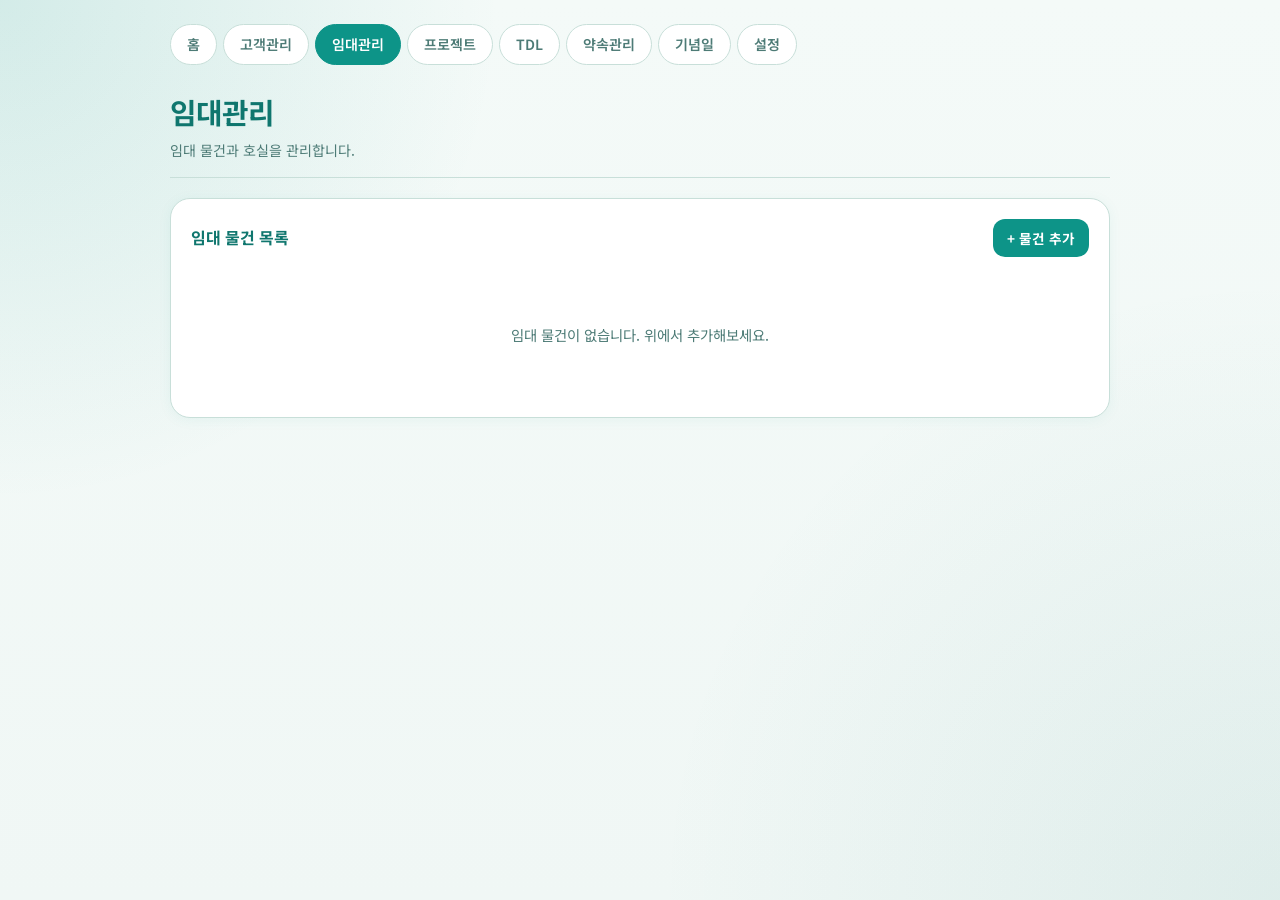
<file: rental.html>
﻿<!DOCTYPE html>
<html lang="ko">
<head>
  <meta charset="UTF-8" />
  <meta name="viewport" content="width=device-width, initial-scale=1.0" />
  <meta name="theme-color" content="#0d9488" />
  <title>임대관리 | 개인카드 PWA</title>
  <link rel="manifest" href="manifest.json" />
  <link rel="stylesheet" href="style.css" />
</head>
<body>
  <div class="app">
    <header class="page-header">
      <nav class="page-nav">
        <a class="nav-link" href="index.html">홈</a>
        <a class="nav-link" href="customer.html">고객관리</a>
        <a class="nav-link current" href="rental.html">임대관리</a>
        <a class="nav-link" href="project.html">프로젝트</a>
        <a class="nav-link" href="tdl.html">TDL</a>
        <a class="nav-link" href="schedule.html">약속관리</a>
        <a class="nav-link" href="anniv.html">기념일</a>
        <a class="nav-link" href="settings.html">설정</a>
      </nav>
      <div class="page-title-row">
        <div>
          <h1 class="page-title">임대관리</h1>
          <p class="page-desc" id="breadcrumb">임대 물건과 호실을 관리합니다.</p>
        </div>
      </div>
    </header>

    <main class="container">

      <!-- ══ View 1: 물건 목록 ══ -->
      <div id="vProps">
        <section class="panel">
          <div class="panel-header">
            <h2>임대 물건 목록</h2>
            <button type="button" id="btnShowAddProp" class="toolbar-button">+ 물건 추가</button>
          </div>
          <div id="addPropForm" class="project-add-form" hidden style="flex-direction:column">
            <input type="text" id="newPropName" placeholder="물건명 (예: 조용한집1)" maxlength="60"
              lang="ko" autocapitalize="off" autocorrect="off" spellcheck="false" />
            <select id="newPropType">
              <option value="">유형 선택</option>
              <option>다가구주택</option>
              <option>다세대주택</option>
              <option>아파트</option>
              <option>오피스텔</option>
              <option>빌라/연립</option>
              <option>단독주택</option>
              <option>상가</option>
              <option>사무실</option>
              <option>기타</option>
            </select>
            <input type="text" id="newPropAddress" placeholder="주소 (선택)" maxlength="100"
              lang="ko" autocapitalize="off" autocorrect="off" spellcheck="false" />
            <div class="form-actions" style="margin-top:8px">
              <button type="button" id="btnSaveProp">추가</button>
              <button type="button" id="btnCancelProp" class="secondary-button">취소</button>
            </div>
          </div>
          <div id="propList" class="project-list"></div>
        </section>
      </div>

      <!-- ══ View 2: 호실 목록 ══ -->
      <div id="vRooms" hidden>
        <section class="panel">
          <div class="panel-header">
            <h2 id="propTitle"></h2>
            <div style="display:flex;gap:6px;flex-wrap:wrap">
              <button type="button" id="btnShowAddRoom" class="toolbar-button">+ 호실 추가</button>
              <button type="button" id="btnEditProp" class="secondary-button toolbar-button">물건수정</button>
              <button type="button" id="btnDelProp" class="danger-button toolbar-button">삭제</button>
              <button type="button" id="btnBackToProps" class="secondary-button toolbar-button">← 목록</button>
            </div>
          </div>
          <!-- 물건 수정 폼 -->
          <div id="editPropForm" hidden style="background:var(--bg);border-radius:.65rem;padding:.8rem;margin-bottom:.8rem;border:1.5px solid var(--border)">
            <div class="rental-info-form">
              <div class="rental-field">
                <label>물건명</label>
                <input type="text" id="editPropName" maxlength="60" lang="ko" autocapitalize="off" autocorrect="off" spellcheck="false" />
              </div>
              <div class="rental-field">
                <label>유형</label>
                <select id="editPropType">
                  <option value="">유형 선택</option>
                  <option>다가구주택</option>
                  <option>다세대주택</option>
                  <option>아파트</option>
                  <option>오피스텔</option>
                  <option>빌라/연립</option>
                  <option>단독주택</option>
                  <option>상가</option>
                  <option>사무실</option>
                  <option>기타</option>
                </select>
              </div>
              <div class="rental-field">
                <label>주소</label>
                <input type="text" id="editPropAddress" maxlength="100" lang="ko" autocapitalize="off" autocorrect="off" spellcheck="false" />
              </div>
            </div>
            <div class="form-actions" style="margin-top:8px">
              <button type="button" id="btnSaveEditProp">저장</button>
              <button type="button" id="btnCancelEditProp" class="secondary-button">취소</button>
            </div>
          </div>
          <p id="propMeta" class="help-text"></p>
          <div id="reportBox" class="report-summary"></div>
          <!-- 호실 추가 폼 -->
          <div id="addRoomForm" hidden style="background:var(--bg);border-radius:.65rem;padding:.8rem;margin-bottom:.8rem;border:1.5px solid var(--border)">
            <div class="rental-field">
              <label>호실명</label>
              <input type="text" id="newRoomName" placeholder="예: 101호, 202호" maxlength="30"
                lang="ko" autocapitalize="off" autocorrect="off" spellcheck="false" />
            </div>
            <div class="form-actions" style="margin-top:8px">
              <button type="button" id="btnSaveRoom">추가</button>
              <button type="button" id="btnCancelRoom" class="secondary-button">취소</button>
            </div>
          </div>
          <div id="roomGrid" class="room-grid"></div>
        </section>
      </div>

      <!-- ══ View 3: 호실 상세 ══ -->
      <div id="vRoomDetail" hidden>
        <section class="panel">
          <div class="panel-header">
            <h2 id="roomDetailTitle"></h2>
            <div style="display:flex;gap:6px">
              <button type="button" id="btnDelRoom" class="danger-button toolbar-button">호실삭제</button>
              <button type="button" id="btnBackToRooms" class="secondary-button toolbar-button">← 호실목록</button>
            </div>
          </div>

          <nav class="sub-tab-nav" id="roomTabNav">
            <button type="button" class="sub-tab active" data-tab="contract">계약정보</button>
            <button type="button" class="sub-tab" data-tab="payment">납부내역</button>
            <button type="button" class="sub-tab" data-tab="memo">메모</button>
          </nav>

          <!-- 계약정보 탭 -->
          <div id="rTab-contract" class="sub-tab-content">
            <div class="rental-info-form">
              <div class="rental-field">
                <label>계약 유형</label>
                <select id="rc-ctype">
                  <option value="">선택</option>
                  <option>월세</option>
                  <option>전세</option>
                  <option>반전세</option>
                  <option>공실</option>
                </select>
              </div>
              <div class="rental-field">
                <label>임차인명</label>
                <input type="text" id="rc-tenant" placeholder="홍길동"
                  lang="ko" autocapitalize="off" autocorrect="off" spellcheck="false" />
              </div>
              <div class="rental-field">
                <label>보증금</label>
                <input type="text" id="rc-deposit" placeholder="예: 3,000,000"
                  lang="ko" autocorrect="off" spellcheck="false" inputmode="numeric" />
              </div>
              <div class="rental-field">
                <label>월세</label>
                <input type="text" id="rc-monthly" placeholder="예: 500,000"
                  lang="ko" autocorrect="off" spellcheck="false" inputmode="numeric" />
              </div>
              <div class="rental-field">
                <label>매월 납부일</label>
                <input type="text" id="rc-dueday" placeholder="예: 매월 5일"
                  lang="ko" autocorrect="off" spellcheck="false" />
              </div>
              <div class="rental-field">
                <label>계약 시작</label>
                <input type="date" id="rc-start" />
              </div>
              <div class="rental-field">
                <label>계약 종료</label>
                <input type="date" id="rc-end" />
              </div>
              <div class="rental-field">
                <label>특이사항</label>
                <textarea id="rc-note" rows="3" placeholder="기타 계약 내용"
                  lang="ko" autocapitalize="off" autocorrect="off" spellcheck="false"></textarea>
              </div>
            </div>
            <!-- 임대료 변동 이력 -->
            <div style="margin:.6rem 0;border-top:1px solid var(--border);padding-top:.6rem">
              <div style="font-size:.88rem;font-weight:600;color:var(--brand-strong);margin-bottom:.4rem">임대료 변동 이력</div>
              <div id="rentHistoryList" style="margin-bottom:.5rem"></div>
              <div style="display:flex;flex-wrap:wrap;gap:.4rem;align-items:flex-end">
                <div style="flex:1;min-width:110px">
                  <label style="font-size:.78rem;color:var(--text-light);display:block;margin-bottom:.2rem">변동일</label>
                  <input type="date" id="rh-date" />
                </div>
                <div style="flex:1;min-width:90px">
                  <label style="font-size:.78rem;color:var(--text-light);display:block;margin-bottom:.2rem">새 월세</label>
                  <input type="text" id="rh-monthly" placeholder="예: 500,000" lang="ko" autocorrect="off" spellcheck="false" inputmode="numeric" />
                </div>
                <div style="flex:2;min-width:130px">
                  <label style="font-size:.78rem;color:var(--text-light);display:block;margin-bottom:.2rem">비고</label>
                  <input type="text" id="rh-note" placeholder="예: 재계약 인상" lang="ko" autocapitalize="off" autocorrect="off" spellcheck="false" />
                </div>
                <button type="button" id="btnAddRentHistory" class="toolbar-button" style="flex-shrink:0;align-self:flex-end">추가</button>
              </div>
            </div>
            <div id="contractTerminatedBadge" hidden style="background:#fef2f2;border:1.5px solid #fecaca;border-radius:.5rem;padding:.5rem .75rem;margin-bottom:.5rem;display:flex;align-items:center;gap:.5rem;font-size:.85rem;color:#dc2626;flex-wrap:wrap">
              <span>계약 종료됨 ·</span>
              <strong id="contractTerminatedDate"></strong>
              <button type="button" id="btnUndoTerminate" class="mini-button" style="margin-left:auto">종료취소</button>
            </div>
            <div class="detail-action-row" style="gap:8px;flex-wrap:wrap">
              <button type="button" id="btnSaveContract">저장</button>
              <button type="button" id="btnTerminateContract" class="toolbar-button" style="background:#fff;color:#ef4444;border:1.5px solid #ef4444">계약종료</button>
            </div>
          </div>

          <!-- 납부내역 탭 -->
          <div id="rTab-payment" class="sub-tab-content" hidden>
            <!-- 미납 요약 -->
            <div id="paymentSummary" class="report-summary" style="margin-bottom:.75rem"></div>
            <!-- 납부일 기록 -->
            <div class="payment-add-form">
              <div class="rental-field">
                <label>납부일</label>
                <input type="date" id="pay-date" />
              </div>
              <div class="rental-field" style="margin-top:.4rem">
                <label>메모 (선택)</label>
                <input type="text" id="pay-note" placeholder="예: 현금납부, 이체 등"
                  lang="ko" autocorrect="off" spellcheck="false" />
              </div>
              <div class="detail-action-row" style="margin-top:.5rem">
                <button type="button" id="btnAddPayment">납부 기록 추가</button>
              </div>
            </div>
            <!-- 월별 납부 목록 -->
            <div style="margin:.4rem 0">
              <button type="button" id="btnTogglePaymentList" class="secondary-button toolbar-button" style="width:100%">납부 목록 펼치기 ▼</button>
            </div>
            <div id="paymentList" class="payment-list" hidden></div>
          </div>

          <!-- 메모 탭 -->
          <div id="rTab-memo" class="sub-tab-content" hidden>
            <div id="roomMemoList" class="project-notes-list" style="margin-bottom:.8rem"></div>
            <textarea id="roomMemoInput" rows="3" placeholder="자유롭게 메모하세요"
              lang="ko" autocapitalize="off" autocorrect="off" spellcheck="false"
              style="width:100%;font-size:.9rem;padding:.55rem .75rem;border:1.5px solid var(--border);border-radius:.5rem;font-family:inherit;box-sizing:border-box;resize:vertical"></textarea>
            <div class="detail-action-row" style="margin-top:.4rem">
              <button type="button" id="btnAddRoomMemo">메모 추가</button>
            </div>
          </div>

        </section>
      </div>

    </main>
  </div>

  <script src="common.js"></script>
  <script>
  (function () {
    const KEY = "rentals_v1";

    function load() {
      try { return JSON.parse(localStorage.getItem(KEY) || "[]"); } catch { return []; }
    }
    function save(data) { localStorage.setItem(KEY, JSON.stringify(data)); }

    function esc(v) {
      return String(v).replaceAll("&","&amp;").replaceAll("<","&lt;").replaceAll(">","&gt;");
    }
    function nowStr() {
      const d = new Date();
      return `${d.getFullYear()}-${pad(d.getMonth()+1)}-${pad(d.getDate())} ${pad(d.getHours())}:${pad(d.getMinutes())}`;
    }
    function pad(n) { return String(n).padStart(2,"0"); }

    // 숫자 → 회계단위 (원)
    function toAccounting(raw) {
      if (!raw) return "";
      const s = String(raw).trim();
      // 구형식 호환: "500만원", "45만원" 등
      const mMan = s.replace(/,/g,"").match(/(\d+\.?\d*)\s*만원?/);
      if (mMan) {
        const n = parseFloat(mMan[1]) * 10000;
        return `${Math.round(n).toLocaleString("ko")}원`;
      }
      // 신형식: 3,000,000 또는 3000000원
      const noUnit = s.replace(/[,원\s]/g, "");
      const n = parseFloat(noUnit);
      if (!isNaN(n)) return `${Math.round(n).toLocaleString("ko")}원`;
      return s;
    }

    // 숫자 입력 자동 콤마
    function addCommaInput(el) {
      el.addEventListener("input", () => {
        const raw = el.value.replace(/[^0-9.]/g, "");
        if (!raw) return;
        const parts = raw.split(".");
        parts[0] = Number(parts[0]).toLocaleString("ko");
        el.value = parts.join(".");
      });
    }

    // YYYY-MM 목록 생성 (시작 ~ 오늘, 계약종료 시 종료일 기준)
    function genMonthList(startDate, terminatedDate) {
      if (!startDate) return [];
      const today = new Date(); today.setDate(1); today.setHours(0,0,0,0);
      const start = new Date(startDate); start.setDate(1);
      let until = today;
      if (terminatedDate) {
        const t = new Date(terminatedDate); t.setDate(1);
        if (t < today) until = t;
      }
      const list = [];
      const cur = new Date(start);
      while (cur <= until) {
        list.push(`${cur.getFullYear()}-${pad(cur.getMonth()+1)}`);
        cur.setMonth(cur.getMonth()+1);
      }
      return list;
    }

    // 구버전 마이그레이션
    let props = load().map(p => {
      if (!Array.isArray(p.rooms)) {
        p.type = p.info?.type || p.type || "";
        p.address = p.info?.address || p.address || "";
        p.rooms = [];
      }
      return p;
    });

    let curPropId = null;
    let curRoomId = null;

    function showView(v) {
      document.getElementById("vProps").hidden      = v !== "props";
      document.getElementById("vRooms").hidden      = v !== "rooms";
      document.getElementById("vRoomDetail").hidden = v !== "roomDetail";
    }

    // ── 물건 목록 ──
    function renderProps() {
      const el = document.getElementById("propList");
      if (!el) return;
      if (props.length === 0) {
        el.innerHTML = `<p class="empty">임대 물건이 없습니다. 위에서 추가해보세요.</p>`;
        return;
      }
      el.innerHTML = "";
      props.forEach(p => {
        const rooms = p.rooms || [];
        const occupied = rooms.filter(r => r.contract?.ctype && r.contract.ctype !== "공실" && r.contract.ctype !== "").length;
        const card = document.createElement("div");
        card.className = "project-card";
        card.innerHTML = `
          <button type="button" class="project-name-btn">
            ${esc(p.name)}
            <span style="font-size:.78rem;font-weight:400;color:var(--text-light)">
              ${p.type ? " · " + esc(p.type) : ""} · ${rooms.length}실 (입주 ${occupied})
            </span>
          </button>`;
        card.querySelector(".project-name-btn").addEventListener("click", () => openProp(p.id));
        el.appendChild(card);
      });
    }

    function openProp(id) {
      curPropId = id;
      const p = props.find(x => x.id === id);
      if (!p) return;
      document.getElementById("propTitle").textContent = p.name;
      document.getElementById("propMeta").textContent =
        [p.type, p.address].filter(Boolean).join(" · ") || "";
      document.getElementById("editPropForm").hidden = true;
      renderRoomGrid(p);
      renderReport(p);
      showView("rooms");
    }

    // ── 물건 수정 ──
    document.getElementById("btnEditProp").addEventListener("click", () => {
      const f = document.getElementById("editPropForm");
      f.hidden = !f.hidden;
      if (!f.hidden) {
        const p = props.find(x => x.id === curPropId);
        if (!p) return;
        document.getElementById("editPropName").value    = p.name    || "";
        document.getElementById("editPropType").value   = p.type    || "";
        document.getElementById("editPropAddress").value= p.address || "";
        document.getElementById("editPropName").focus();
      }
    });
    document.getElementById("btnCancelEditProp").addEventListener("click", () => {
      document.getElementById("editPropForm").hidden = true;
    });
    document.getElementById("btnSaveEditProp").addEventListener("click", () => {
      const name    = document.getElementById("editPropName").value.trim();
      const type    = document.getElementById("editPropType").value;
      const address = document.getElementById("editPropAddress").value.trim();
      if (!name) { alert("물건명을 입력하세요."); return; }
      const p = props.find(x => x.id === curPropId);
      if (!p) return;
      p.name = name; p.type = type; p.address = address;
      save(props);
      document.getElementById("propTitle").textContent = p.name;
      document.getElementById("propMeta").textContent = [p.type, p.address].filter(Boolean).join(" · ") || "";
      document.getElementById("editPropForm").hidden = true;
      renderProps();
    });

    // ── 호실 그리드 ──
    function renderRoomGrid(p) {
      const el = document.getElementById("roomGrid");
      if (!el) return;
      const rooms = p.rooms || [];
      if (rooms.length === 0) {
        el.innerHTML = `<p class="empty">호실이 없습니다.</p>`;
        return;
      }
      el.innerHTML = rooms.map(r => {
        const c = r.contract || {};
        const vacant = !c.ctype || c.ctype === "공실" || c.ctype === "";
        return `
          <div class="room-card ${vacant ? "vacant" : "occupied"}" data-rid="${esc(r.id)}">
            <div class="room-number">${esc(r.name)}</div>
            <div class="room-status">${esc(c.ctype || "미설정")}</div>
            <div class="room-tenant">${esc(c.tenant || "-")}</div>
            <div class="room-monthly">${c.monthly ? toAccounting(c.monthly) : "-"}</div>
          </div>`;
      }).join("");
      el.querySelectorAll("[data-rid]").forEach(card => {
        card.addEventListener("click", () => openRoom(card.dataset.rid));
      });
    }

    // ── 수익 요약 ──
    function renderReport(p) {
      const el = document.getElementById("reportBox");
      if (!el) return;
      const rooms    = p.rooms || [];
      const occupied = rooms.filter(r => r.contract?.ctype && r.contract.ctype !== "공실" && r.contract.ctype !== "");
      let totalMonthly = 0;
      occupied.forEach(r => {
        const n = parseMoneyVal(r.contract?.monthly || "");
        if (!isNaN(n)) totalMonthly += n;
      });
      el.innerHTML = `<div class="report-row">
        <span class="report-item"><span class="report-label">전체</span><span class="report-value">${rooms.length}실</span></span>
        <span class="report-item"><span class="report-label">입주</span><span class="report-value">${occupied.length}실</span></span>
        <span class="report-item"><span class="report-label">공실</span><span class="report-value">${rooms.length - occupied.length}실</span></span>
        ${totalMonthly > 0 ? `<span class="report-item"><span class="report-label">월세합계</span><span class="report-value">${totalMonthly.toLocaleString()}원</span></span>` : ""}
      </div>`;
    }

    function parseMoneyVal(s) {
      if (!s) return NaN;
      const clean = String(s).replace(/\s/g, "");
      // 구형식 호환: "500만원", "45만원" 등
      const mMan = clean.replace(/,/g,"").match(/(\d+\.?\d*)\s*만원?/);
      if (mMan) return parseFloat(mMan[1]) * 10000;
      // 신형식: 3,000,000원 또는 3000000
      const noUnit = clean.replace(/[,원]/g, "");
      const m = noUnit.match(/^[\d.]+/);
      return m ? parseFloat(m[0]) : NaN;
    }

    // ── 호실 상세 ──
    function openRoom(roomId) {
      curRoomId = roomId;
      const p    = props.find(x => x.id === curPropId);
      const room = p?.rooms?.find(r => r.id === roomId);
      if (!room) return;
      document.getElementById("roomDetailTitle").textContent = `${p.name} ${room.name}`;
      showView("roomDetail");
      switchRoomTab("contract");
    }

    function switchRoomTab(tab) {
      document.querySelectorAll("#roomTabNav .sub-tab").forEach(btn => {
        btn.classList.toggle("active", btn.dataset.tab === tab);
      });
      ["contract","payment","memo"].forEach(t => {
        document.getElementById(`rTab-${t}`).hidden = t !== tab;
      });
      const p    = props.find(x => x.id === curPropId);
      const room = p?.rooms?.find(r => r.id === curRoomId);
      if (!room) return;
      if (tab === "contract") fillContract(room);
      if (tab === "payment")  renderPayments(room);
      if (tab === "memo")     renderRoomMemos(room);
    }

    // ── 임대료 변동 이력 ──
    function renderRentHistory(room) {
      const el = document.getElementById("rentHistoryList");
      if (!el) return;
      const history = room.contract?.rentHistory || [];
      if (history.length === 0) {
        el.innerHTML = `<p style="font-size:.82rem;color:var(--text-light);margin:.2rem 0">변동 이력이 없습니다.</p>`;
        return;
      }
      el.innerHTML = history.slice().sort((a,b) => b.date.localeCompare(a.date)).map(h => `
        <div style="display:flex;align-items:center;flex-wrap:wrap;gap:.4rem .6rem;padding:.3rem 0;border-bottom:1px solid var(--border);font-size:.85rem">
          <span style="color:var(--text-light);flex-shrink:0">${esc(h.date)}</span>
          <span style="font-weight:600;color:var(--brand-strong)">${esc(h.monthly)}</span>
          ${h.note ? `<span style="color:var(--text-light)">${esc(h.note)}</span>` : ""}
          <button type="button" class="mini-button rh-del" data-id="${esc(h.id)}" style="margin-left:auto">삭제</button>
        </div>`).join("");
      el.querySelectorAll(".rh-del").forEach(btn => {
        btn.addEventListener("click", () => {
          const p = props.find(x => x.id === curPropId);
          const r = p?.rooms?.find(r => r.id === curRoomId);
          if (!r || !confirm("이 변동 이력을 삭제할까요?")) return;
          r.contract.rentHistory = r.contract.rentHistory.filter(x => x.id !== btn.dataset.id);
          save(props);
          renderRentHistory(r);
        });
      });
    }

    function fillContract(room) {
      const c = room.contract || {};
      document.getElementById("rc-ctype").value   = c.ctype   || "";
      document.getElementById("rc-tenant").value  = c.tenant  || "";
      document.getElementById("rc-deposit").value = c.deposit || "";
      document.getElementById("rc-monthly").value = c.monthly || "";
      document.getElementById("rc-dueday").value  = c.dueday  || "";
      document.getElementById("rc-start").value   = c.start   || "";
      document.getElementById("rc-end").value     = c.end     || "";
      document.getElementById("rc-note").value    = c.note    || "";
      // 계약종료 상태 표시
      const badge   = document.getElementById("contractTerminatedBadge");
      const termBtn = document.getElementById("btnTerminateContract");
      if (c.terminated) {
        badge.hidden = false;
        document.getElementById("contractTerminatedDate").textContent = c.terminatedAt || "";
        if (termBtn) termBtn.hidden = true;
      } else {
        badge.hidden = true;
        if (termBtn) termBtn.hidden = false;
      }
      renderRentHistory(room);
    }

    // ── 납부내역: 실제 납부일 기록 + 시작일~오늘 기준 미납 자동 표시 ──
    function renderPayments(room) {
      const listEl    = document.getElementById("paymentList");
      const summaryEl = document.getElementById("paymentSummary");
      if (!listEl) return;

      const c        = room.contract || {};
      const monthly  = parseMoneyVal(c.monthly || "");
      const payments = room.payments || [];

      // 시작일 ~ 오늘 (계약종료 버튼 누른 경우 종료일 기준)
      const months     = genMonthList(c.start, c.terminated ? c.terminatedAt : null);
      const unpaidCount = months.filter(m => !payments.some(p => p.date?.slice(0,7) === m)).length;
      const paidCount   = months.length - unpaidCount;
      const unpaidTotal = isNaN(monthly) ? null : unpaidCount * monthly;

      // 요약
      if (summaryEl) {
        if (months.length === 0 && payments.length === 0) {
          summaryEl.innerHTML = `<div style="font-size:.85rem;color:var(--text-light)">계약정보 탭에서 계약 시작일을 입력하면 납부 현황이 자동으로 표시됩니다.</div>`;
        } else if (months.length === 0) {
          summaryEl.innerHTML = `<div class="report-row"><span class="report-item"><span class="report-label">납부 기록</span><span class="report-value">${payments.length}회</span></span></div>`;
        } else {
          summaryEl.innerHTML = `<div class="report-row">
            <span class="report-item"><span class="report-label">전체</span><span class="report-value">${months.length}개월</span></span>
            <span class="report-item"><span class="report-label">납부</span><span class="report-value">${paidCount}회</span></span>
            <span class="report-item"><span class="report-label" style="color:#ef4444">미납</span><span class="report-value" style="color:#ef4444">${unpaidCount}개월</span></span>
            ${unpaidTotal !== null && unpaidTotal > 0 ? `<span class="report-item"><span class="report-label" style="color:#ef4444">미납금</span><span class="report-value" style="color:#ef4444">${unpaidTotal.toLocaleString()}원</span></span>` : ""}
          </div>`;
        }
      }

      // 합산 리스트: 월별 납부/미납 (최신순)
      let html = "";
      months.slice().reverse().forEach(ym => {
        const label = `${ym.slice(0,4)}년 ${Number(ym.slice(5))}월`;
        const paid  = payments.find(p => p.date?.slice(0,7) === ym);
        if (paid) {
          html += `<div class="payment-item payment-paid">
            <div class="payment-main">
              <div class="payment-month">${esc(label)}</div>
              <div class="payment-amount">납부일: ${esc(paid.date)}${paid.note ? ` · ${esc(paid.note)}` : ""}</div>
            </div>
            <div style="display:flex;align-items:center;gap:.4rem;flex-shrink:0">
              <span class="payment-badge payment-paid">납부완료</span>
              <button type="button" class="mini-button pay-del" data-pid="${esc(paid.id)}">삭제</button>
            </div>
          </div>`;
        } else {
          const amt = isNaN(monthly) ? "" : ` · ${monthly.toLocaleString()}원`;
          html += `<div class="payment-item payment-unpaid">
            <div class="payment-main">
              <div class="payment-month" style="color:#ef4444">${esc(label)}</div>
              ${amt ? `<div class="payment-amount" style="color:#ef4444">미납${amt}</div>` : ""}
            </div>
            <span class="payment-badge payment-unpaid">미납</span>
          </div>`;
        }
      });

      // 계약기간 외 납부 기록
      const orphaned = payments.filter(p => p.date && !months.includes(p.date.slice(0,7)));
      if (orphaned.length > 0) {
        html += `<div style="margin:.6rem 0 .3rem;font-size:.78rem;color:var(--text-light);text-align:center">─ 기간 외 납부 기록 ─</div>`;
        orphaned.slice().sort((a,b) => b.date.localeCompare(a.date)).forEach(pay => {
          html += `<div class="payment-item payment-paid">
            <div class="payment-main">
              <div class="payment-month">${esc(pay.date)}</div>
              ${pay.note ? `<div class="payment-amount">${esc(pay.note)}</div>` : ""}
            </div>
            <div style="display:flex;align-items:center;gap:.4rem;flex-shrink:0">
              <span class="payment-badge payment-paid">납부완료</span>
              <button type="button" class="mini-button pay-del" data-pid="${esc(pay.id)}">삭제</button>
            </div>
          </div>`;
        });
      }

      listEl.innerHTML = html || `<p class="empty">계약 시작일이 없거나 납부 기록이 없습니다.</p>`;

      // 토글 상태 초기화 (탭 진입 시 닫힘)
      const toggleBtn = document.getElementById("btnTogglePaymentList");
      if (toggleBtn) {
        listEl.hidden = true;
        toggleBtn.textContent = "납부 목록 펼치기 ▼";
      }

      listEl.querySelectorAll(".pay-del").forEach(btn => {
        btn.addEventListener("click", () => {
          const p = props.find(x => x.id === curPropId);
          const r = p?.rooms?.find(r => r.id === curRoomId);
          if (!r || !confirm("납부 기록을 삭제할까요?")) return;
          r.payments = r.payments.filter(x => x.id !== btn.dataset.pid);
          save(props);
          renderPayments(r);
        });
      });
    }

    function renderRoomMemos(room) {
      const el = document.getElementById("roomMemoList");
      if (!el) return;
      const memos = room.memos || [];
      if (memos.length === 0) {
        el.innerHTML = `<p class="empty">메모가 없습니다.</p>`;
        return;
      }
      el.innerHTML = memos.slice().reverse().map((m, ri) => {
        const realIdx = memos.length - 1 - ri;
        return `<div style="padding:.4rem .25rem;display:flex;align-items:flex-start;gap:.5rem">
          <div style="flex:1">
            <div style="font-size:.75rem;color:var(--text-light)">${esc(m.date)}</div>
            <div style="font-size:.9rem;line-height:1.6;word-break:break-all">${esc(m.content).replace(/\n/g,"<br>")}</div>
          </div>
          <button type="button" class="mini-button memo-del" data-idx="${realIdx}">삭제</button>
        </div>`;
      }).join("");
      el.querySelectorAll(".memo-del").forEach(btn => {
        btn.addEventListener("click", () => {
          const p = props.find(x => x.id === curPropId);
          const r = p?.rooms?.find(r => r.id === curRoomId);
          if (!r || !confirm("삭제할까요?")) return;
          r.memos.splice(Number(btn.dataset.idx), 1);
          save(props);
          renderRoomMemos(r);
        });
      });
    }

    // ── 이벤트 ──
    document.getElementById("btnShowAddProp").addEventListener("click", () => {
      const f = document.getElementById("addPropForm");
      f.hidden = !f.hidden;
      if (!f.hidden) document.getElementById("newPropName").focus();
    });
    document.getElementById("btnCancelProp").addEventListener("click", () => {
      document.getElementById("addPropForm").hidden = true;
      ["newPropName","newPropAddress"].forEach(id => document.getElementById(id).value = "");
    });
    document.getElementById("btnSaveProp").addEventListener("click", () => {
      const name    = document.getElementById("newPropName").value.trim();
      const type    = document.getElementById("newPropType").value;
      const address = document.getElementById("newPropAddress").value.trim();
      if (!name) { alert("물건명을 입력하세요."); return; }
      props.push({ id: String(Date.now()), name, type, address, rooms: [], createdAt: nowStr() });
      save(props);
      ["newPropName","newPropAddress"].forEach(id => document.getElementById(id).value = "");
      document.getElementById("newPropType").value = "";
      document.getElementById("addPropForm").hidden = true;
      renderProps();
    });
    document.getElementById("newPropName").addEventListener("keydown", e => {
      if (e.key === "Enter") document.getElementById("btnSaveProp").click();
    });

    document.getElementById("btnBackToProps").addEventListener("click", () => {
      showView("props"); curPropId = null; renderProps();
    });
    document.getElementById("btnDelProp").addEventListener("click", () => {
      const p = props.find(x => x.id === curPropId);
      if (!p || !confirm(`"${p.name}" 물건을 삭제할까요?\n모든 호실 데이터가 삭제됩니다.`)) return;
      props = props.filter(x => x.id !== curPropId);
      save(props);
      document.getElementById("btnBackToProps").click();
    });

    document.getElementById("btnBackToRooms").addEventListener("click", () => {
      const p = props.find(x => x.id === curPropId);
      if (p) { renderRoomGrid(p); renderReport(p); }
      showView("rooms"); curRoomId = null;
    });
    document.getElementById("btnDelRoom").addEventListener("click", () => {
      const p    = props.find(x => x.id === curPropId);
      const room = p?.rooms?.find(r => r.id === curRoomId);
      if (!room || !confirm(`"${room.name}" 호실을 삭제할까요?`)) return;
      p.rooms = p.rooms.filter(r => r.id !== curRoomId);
      save(props);
      document.getElementById("btnBackToRooms").click();
    });

    document.getElementById("roomTabNav").addEventListener("click", e => {
      const tab = e.target.closest(".sub-tab")?.dataset.tab;
      if (tab) switchRoomTab(tab);
    });

    document.getElementById("btnSaveContract").addEventListener("click", () => {
      const p    = props.find(x => x.id === curPropId);
      const room = p?.rooms?.find(r => r.id === curRoomId);
      if (!room) return;
      const prev = room.contract || {};
      room.contract = {
        terminated:   prev.terminated,
        terminatedAt: prev.terminatedAt,
        rentHistory:  prev.rentHistory,
        ctype:   document.getElementById("rc-ctype").value,
        tenant:  document.getElementById("rc-tenant").value.trim(),
        deposit: document.getElementById("rc-deposit").value.trim(),
        monthly: document.getElementById("rc-monthly").value.trim(),
        dueday:  document.getElementById("rc-dueday").value.trim(),
        start:   document.getElementById("rc-start").value,
        end:     document.getElementById("rc-end").value,
        note:    document.getElementById("rc-note").value.trim(),
      };
      save(props);
      alert("저장됐습니다.");
    });

    document.getElementById("btnTerminateContract").addEventListener("click", () => {
      const p    = props.find(x => x.id === curPropId);
      const room = p?.rooms?.find(r => r.id === curRoomId);
      if (!room || !confirm("계약을 종료 처리하시겠습니까?\n납부 기간이 오늘 기준으로 마감됩니다.")) return;
      if (!room.contract) room.contract = {};
      const today = new Date();
      room.contract.terminated   = true;
      room.contract.terminatedAt = `${today.getFullYear()}-${pad(today.getMonth()+1)}-${pad(today.getDate())}`;
      room.contract.ctype = "공실";
      document.getElementById("rc-ctype").value = "공실";
      save(props);
      fillContract(room);
      renderRoomGrid(p);
      renderReport(p);
    });

    document.getElementById("btnUndoTerminate").addEventListener("click", () => {
      const p    = props.find(x => x.id === curPropId);
      const room = p?.rooms?.find(r => r.id === curRoomId);
      if (!room || !confirm("계약 종료를 취소하시겠습니까?")) return;
      room.contract.terminated = false;
      delete room.contract.terminatedAt;
      save(props);
      fillContract(room);
      renderRoomGrid(p);
      renderReport(p);
    });

    // ── 호실 추가 ──
    document.getElementById("btnShowAddRoom").addEventListener("click", () => {
      const f = document.getElementById("addRoomForm");
      f.hidden = !f.hidden;
      if (!f.hidden) document.getElementById("newRoomName").focus();
    });
    document.getElementById("btnCancelRoom").addEventListener("click", () => {
      document.getElementById("addRoomForm").hidden = true;
      document.getElementById("newRoomName").value = "";
    });
    document.getElementById("btnSaveRoom").addEventListener("click", () => {
      const name = document.getElementById("newRoomName").value.trim();
      if (!name) { alert("호실명을 입력하세요."); return; }
      const p = props.find(x => x.id === curPropId);
      if (!p) return;
      if (!Array.isArray(p.rooms)) p.rooms = [];
      p.rooms.push({ id: String(Date.now()), name, contract: {}, payments: [], memos: [] });
      save(props);
      document.getElementById("newRoomName").value = "";
      document.getElementById("addRoomForm").hidden = true;
      renderRoomGrid(p);
      renderReport(p);
    });
    document.getElementById("newRoomName").addEventListener("keydown", e => {
      if (e.key === "Enter") document.getElementById("btnSaveRoom").click();
    });

    // ── 임대료 변동 이력 추가 ──
    document.getElementById("btnAddRentHistory").addEventListener("click", () => {
      const date    = document.getElementById("rh-date").value;
      const monthly = document.getElementById("rh-monthly").value.trim();
      const note    = document.getElementById("rh-note").value.trim();
      if (!date || !monthly) { alert("변동일과 새 월세를 모두 입력하세요."); return; }
      const p    = props.find(x => x.id === curPropId);
      const room = p?.rooms?.find(r => r.id === curRoomId);
      if (!room) return;
      if (!room.contract) room.contract = {};
      if (!Array.isArray(room.contract.rentHistory)) room.contract.rentHistory = [];
      room.contract.rentHistory.push({ id: String(Date.now()), date, monthly, note });
      save(props);
      document.getElementById("rh-date").value    = "";
      document.getElementById("rh-monthly").value = "";
      document.getElementById("rh-note").value    = "";
      renderRentHistory(room);
    });

    // ── 납부 목록 펼치기/닫기 ──
    document.getElementById("btnTogglePaymentList").addEventListener("click", () => {
      const listEl    = document.getElementById("paymentList");
      const toggleBtn = document.getElementById("btnTogglePaymentList");
      listEl.hidden = !listEl.hidden;
      toggleBtn.textContent = listEl.hidden ? "납부 목록 펼치기 ▼" : "납부 목록 닫기 ▲";
    });

    document.getElementById("btnAddPayment").addEventListener("click", () => {
      const date = document.getElementById("pay-date").value;
      const note = document.getElementById("pay-note").value.trim();
      if (!date) { alert("납부일을 선택해주세요."); return; }
      const p    = props.find(x => x.id === curPropId);
      const room = p?.rooms?.find(r => r.id === curRoomId);
      if (!room) return;
      if (!Array.isArray(room.payments)) room.payments = [];
      room.payments.push({ id: String(Date.now()), date, note });
      save(props);
      document.getElementById("pay-date").value = "";
      document.getElementById("pay-note").value = "";
      renderPayments(room);
      renderReport(p);
    });

    document.getElementById("btnAddRoomMemo").addEventListener("click", () => {
      const content = document.getElementById("roomMemoInput").value.trim();
      if (!content) return;
      const p    = props.find(x => x.id === curPropId);
      const room = p?.rooms?.find(r => r.id === curRoomId);
      if (!room) return;
      if (!Array.isArray(room.memos)) room.memos = [];
      room.memos.push({ date: nowStr(), content });
      save(props);
      document.getElementById("roomMemoInput").value = "";
      renderRoomMemos(room);
    });
    document.getElementById("roomMemoInput").addEventListener("keydown", e => {
      if (e.key === "Enter" && !e.shiftKey) { e.preventDefault(); document.getElementById("btnAddRoomMemo").click(); }
    });

    // 금액 필드 자동 콤마
    ["rc-deposit","rc-monthly","rh-monthly"].forEach(id => {
      const el = document.getElementById(id);
      if (el) addCommaInput(el);
    });

    renderProps();
  })();
  </script>
</body>
</html>
</file>
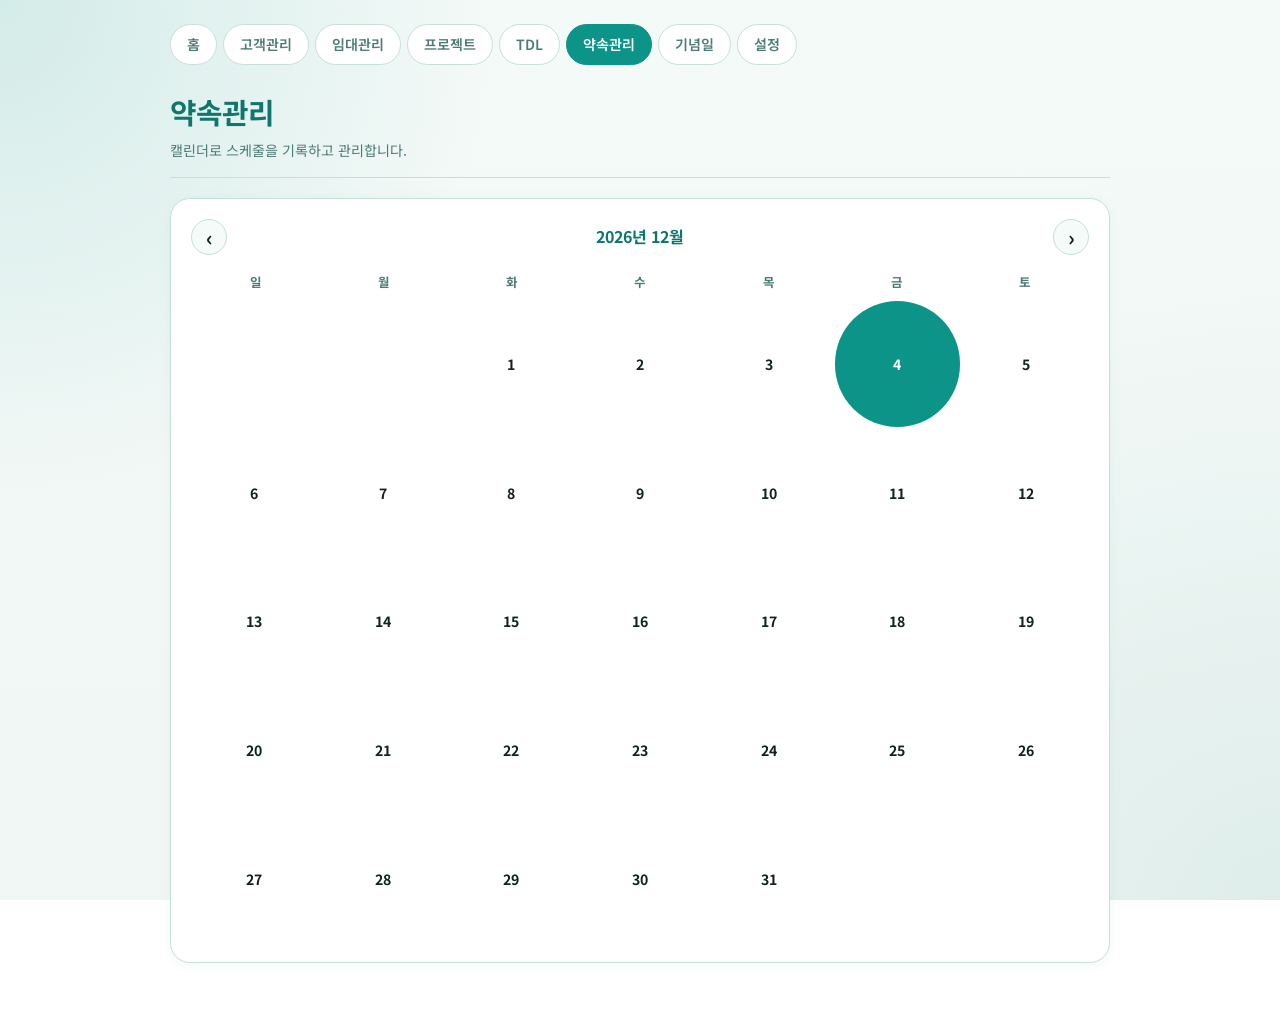
<file: schedule.html>
﻿<!DOCTYPE html>
<html lang="ko">
<head>
  <meta charset="UTF-8" />
  <meta name="viewport" content="width=device-width, initial-scale=1.0" />
  <meta name="theme-color" content="#0d9488" />
  <title>약속관리 | 개인카드 PWA</title>
  <link rel="manifest" href="manifest.json" />
  <link rel="stylesheet" href="style.css" />
</head>
<body>
  <div class="app">
    <header class="page-header">
      <nav class="page-nav">
        <a class="nav-link" href="index.html">홈</a>
        <a class="nav-link" href="customer.html">고객관리</a>
        <a class="nav-link" href="rental.html">임대관리</a>
        <a class="nav-link" href="project.html">프로젝트</a>
        <a class="nav-link" href="tdl.html">TDL</a>
        <a class="nav-link current" href="schedule.html">약속관리</a>
        <a class="nav-link" href="anniv.html">기념일</a>
        <a class="nav-link" href="settings.html">설정</a>
      </nav>
      <div class="page-title-row">
        <div>
          <h1 class="page-title">약속관리</h1>
          <p class="page-desc">캘린더로 스케줄을 기록하고 관리합니다.</p>
        </div>
      </div>
    </header>

    <main class="container">
      <section class="panel">
        <div class="journal-cal-header">
          <button type="button" id="calPrev" class="cal-nav-btn">&#8249;</button>
          <span id="calTitle" class="cal-title"></span>
          <button type="button" id="calNext" class="cal-nav-btn">&#8250;</button>
        </div>
        <div id="calGrid" class="cal-grid"></div>
      </section>

      <!-- 날짜 상세 패널 -->
      <section class="panel" id="dayPanel" hidden>
        <div class="journal-day-header">
          <h3 id="dayTitle"></h3>
          <button type="button" id="dayClose" class="secondary-button" style="width:auto;padding:6px 14px;font-size:0.83rem">닫기</button>
        </div>

        <div id="dayScheduleList"></div>

        <hr style="margin:14px 0" />
        <h4 style="margin:0 0 10px;font-size:0.9rem;color:var(--brand-strong)">일정 추가</h4>
        <div class="schedule-add-form">
          <input type="text" id="scheduleTimeInput" placeholder="시간 (예: 오후 2시, 14:00)" maxlength="20"
            lang="ko" autocapitalize="off" autocorrect="off" spellcheck="false" />
          <input type="text" id="scheduleTitleInput" placeholder="제목" maxlength="50"
            lang="ko" autocapitalize="off" autocorrect="off" spellcheck="false" />
          <textarea id="scheduleMemoInput" placeholder="메모 (선택)" rows="2"
            lang="ko" autocapitalize="off" autocorrect="off" spellcheck="false"></textarea>
          <div class="detail-action-row">
            <button type="button" id="addScheduleBtn">추가</button>
          </div>
        </div>
      </section>
    </main>
  </div>

  <script src="common.js"></script>
  <script>
  (function () {
    const STORAGE_KEY = "schedule_v1";

    function load() {
      try { return JSON.parse(localStorage.getItem(STORAGE_KEY) || "{}"); }
      catch { return {}; }
    }

    function save(data) {
      localStorage.setItem(STORAGE_KEY, JSON.stringify(data));
    }

    function escHtml(v) {
      return String(v).replaceAll("&","&amp;").replaceAll("<","&lt;").replaceAll(">","&gt;").replaceAll('"','&quot;');
    }

    let schedules = load(); // { "YYYYMMDD": [ {id, time, title, memo} ] }
    let calYear = new Date().getFullYear();
    let calMonth = new Date().getMonth();
    let currentDateKey = null;
    let editingIdx = null;

    // ── 유틸 ──
    function dateKey(y, m1, d) {
      return `${y}${String(m1).padStart(2,"0")}${String(d).padStart(2,"0")}`;
    }

    function formatDateLabel(key) {
      // key: YYYYMMDD
      const y = key.slice(0,4), m = key.slice(4,6), d = key.slice(6,8);
      return `${y}년 ${Number(m)}월 ${Number(d)}일`;
    }

    // ── 캘린더 렌더 ──
    function renderCalendar() {
      const titleEl = document.getElementById("calTitle");
      const gridEl = document.getElementById("calGrid");
      if (!titleEl || !gridEl) return;

      const month1 = calMonth + 1;
      titleEl.textContent = `${calYear}년 ${month1}월`;

      const firstDay = new Date(calYear, calMonth, 1).getDay();
      const lastDate = new Date(calYear, calMonth + 1, 0).getDate();
      const today = new Date();

      // 이 달에 일정 있는 날 집합
      const datesWithSchedule = new Set();
      Object.keys(schedules).forEach(k => {
        if (k.startsWith(`${calYear}${String(month1).padStart(2,"0")}`) && schedules[k]?.length > 0) {
          datesWithSchedule.add(Number(k.slice(6)));
        }
      });

      let html = `<div class="cal-weekdays"><span>일</span><span>월</span><span>화</span><span>수</span><span>목</span><span>금</span><span>토</span></div><div class="cal-days">`;
      for (let i = 0; i < firstDay; i++) html += `<span class="cal-day empty"></span>`;
      for (let d = 1; d <= lastDate; d++) {
        const isToday = today.getFullYear()===calYear && today.getMonth()===calMonth && today.getDate()===d;
        const hasDot = datesWithSchedule.has(d);
        const key = dateKey(calYear, month1, d);
        html += `<button type="button" class="cal-day${isToday?" cal-today":""}${hasDot?" cal-has-note":""}" data-key="${key}" data-day="${d}">${d}${hasDot?'<span class="cal-dot"></span>':""}</button>`;
      }
      html += `</div>`;
      gridEl.innerHTML = html;

      gridEl.querySelectorAll(".cal-day[data-key]").forEach(btn => {
        btn.addEventListener("click", () => openDay(btn.dataset.key, Number(btn.dataset.day)));
      });
    }

    // ── 날짜 상세 ──
    function openDay(key, day) {
      currentDateKey = key;
      editingIdx = null;
      const panel = document.getElementById("dayPanel");
      document.getElementById("dayTitle").textContent = formatDateLabel(key);
      renderDayList(key);
      document.getElementById("scheduleTimeInput").value = "";
      document.getElementById("scheduleTitleInput").value = "";
      document.getElementById("scheduleMemoInput").value = "";
      panel.hidden = false;
      panel.scrollIntoView({ behavior: "smooth", block: "nearest" });
    }

    function renderDayList(key) {
      const el = document.getElementById("dayScheduleList");
      const list = schedules[key] || [];
      if (list.length === 0) {
        el.innerHTML = `<p class="empty">이 날의 일정이 없습니다.</p>`;
        editingIdx = null;
        return;
      }
      el.innerHTML = `<div class="notes-card">` +
        list.map((s, idx) => {
          if (editingIdx === idx) {
            return `<div class="note-item">
              <div class="schedule-add-form" style="margin:0;padding:0;border:none">
                <input type="text" class="sch-edit-time" value="${escHtml(s.time || "")}" placeholder="시간" maxlength="20" lang="ko" autocapitalize="off" autocorrect="off" spellcheck="false" />
                <input type="text" class="sch-edit-title" value="${escHtml(s.title)}" placeholder="제목" maxlength="50" lang="ko" autocapitalize="off" autocorrect="off" spellcheck="false" />
                <textarea class="sch-edit-memo" rows="2" placeholder="메모 (선택)" lang="ko" autocapitalize="off" autocorrect="off" spellcheck="false">${escHtml(s.memo || "")}</textarea>
                <div class="detail-action-row">
                  <button type="button" class="sch-save-btn" data-idx="${idx}">저장</button>
                  <button type="button" class="sch-cancel-btn secondary-button">취소</button>
                </div>
              </div>
            </div>`;
          }
          return `<div class="note-item">
            <div class="note-head">
              <div class="note-date">${escHtml(s.time || "시간 미정")}</div>
              <div style="display:flex;gap:4px">
                <button type="button" class="mini-button sch-edit-btn" data-idx="${idx}">수정</button>
                <button type="button" class="mini-button danger-mini sch-del-btn" data-idx="${idx}">삭제</button>
              </div>
            </div>
            <div class="schedule-title-text">${escHtml(s.title)}</div>
            ${s.memo ? `<div class="note-text" style="margin-top:4px">${escHtml(s.memo).replace(/\n/g,"<br>")}</div>` : ""}
          </div>`;
        }).join("") + `</div>`;

      el.querySelectorAll(".sch-edit-btn").forEach(btn => {
        btn.addEventListener("click", () => {
          editingIdx = Number(btn.dataset.idx);
          renderDayList(currentDateKey);
        });
      });
      el.querySelector(".sch-cancel-btn")?.addEventListener("click", () => {
        editingIdx = null;
        renderDayList(currentDateKey);
      });
      el.querySelector(".sch-save-btn")?.addEventListener("click", (e) => {
        const idx   = Number(e.target.dataset.idx);
        const time  = el.querySelector(".sch-edit-time").value.trim();
        const title = el.querySelector(".sch-edit-title").value.trim();
        const memo  = el.querySelector(".sch-edit-memo").value.trim();
        if (!title) { alert("제목을 입력하세요."); return; }
        schedules[currentDateKey][idx] = { ...schedules[currentDateKey][idx], time, title, memo };
        save(schedules);
        editingIdx = null;
        renderDayList(currentDateKey);
        renderCalendar();
      });
      el.querySelectorAll(".sch-del-btn").forEach(btn => {
        btn.addEventListener("click", () => {
          if (!confirm("이 일정을 삭제할까요?")) return;
          schedules[currentDateKey].splice(Number(btn.dataset.idx), 1);
          if (schedules[currentDateKey].length === 0) delete schedules[currentDateKey];
          save(schedules);
          editingIdx = null;
          renderDayList(currentDateKey);
          renderCalendar();
        });
      });
    }

    document.getElementById("addScheduleBtn").addEventListener("click", () => {
      const time = document.getElementById("scheduleTimeInput").value.trim();
      const title = document.getElementById("scheduleTitleInput").value.trim();
      const memo = document.getElementById("scheduleMemoInput").value.trim();
      if (!title) { alert("제목을 입력하세요."); return; }
      if (!schedules[currentDateKey]) schedules[currentDateKey] = [];
      schedules[currentDateKey].push({ id: String(Date.now()), time, title, memo });
      save(schedules);
      document.getElementById("scheduleTimeInput").value = "";
      document.getElementById("scheduleTitleInput").value = "";
      document.getElementById("scheduleMemoInput").value = "";
      renderDayList(currentDateKey);
      renderCalendar();
    });

    document.getElementById("scheduleTitleInput").addEventListener("keydown", e => {
      if (e.key === "Enter") document.getElementById("addScheduleBtn").click();
    });

    document.getElementById("dayClose").addEventListener("click", () => {
      document.getElementById("dayPanel").hidden = true;
      currentDateKey = null;
    });

    document.getElementById("calPrev").addEventListener("click", () => {
      calMonth--; if (calMonth < 0) { calMonth = 11; calYear--; } renderCalendar();
    });
    document.getElementById("calNext").addEventListener("click", () => {
      calMonth++; if (calMonth > 11) { calMonth = 0; calYear++; } renderCalendar();
    });

    renderCalendar();
  })();
  </script>
</body>
</html>
</file>
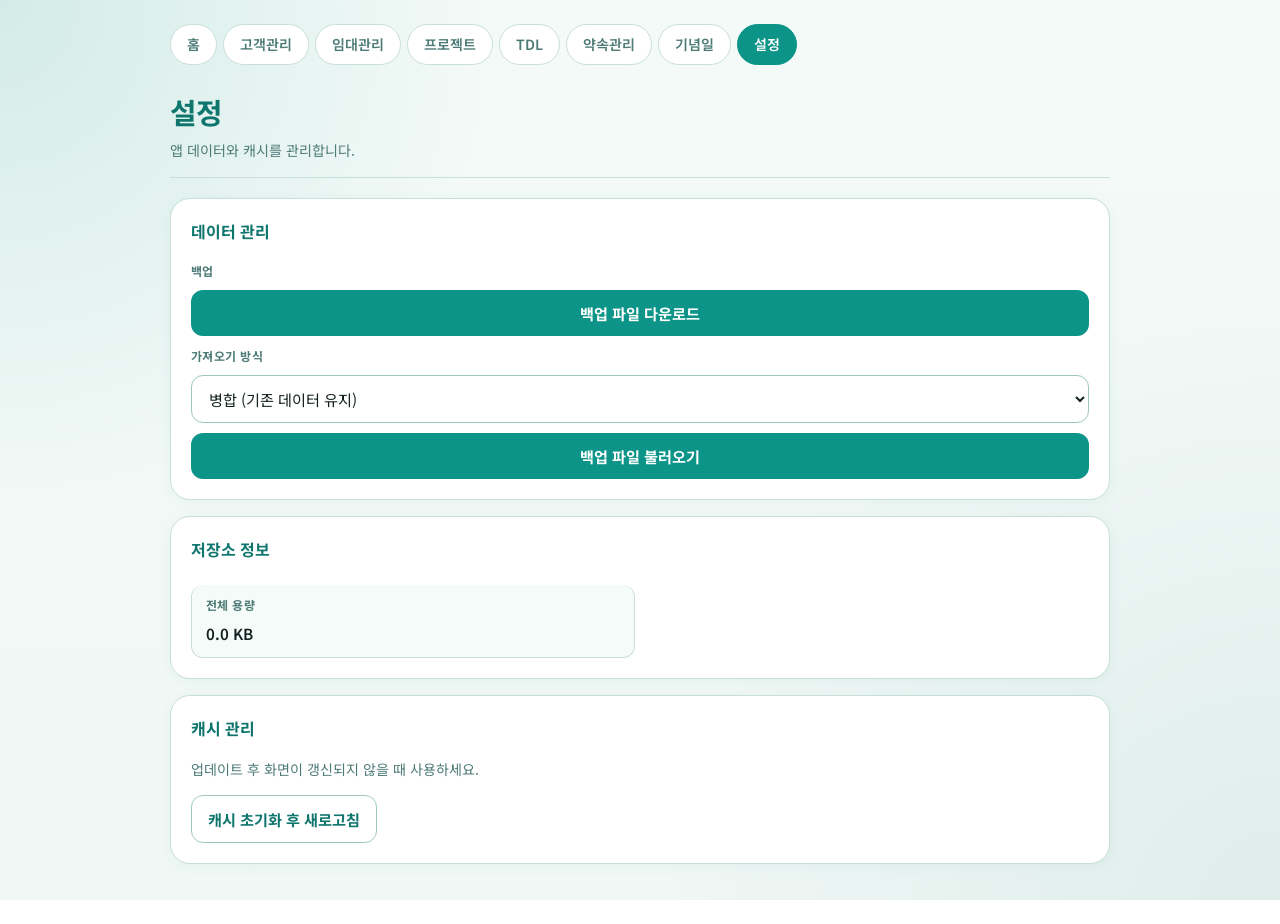
<file: settings.html>
﻿<!DOCTYPE html>
<html lang="ko">
<head>
  <meta charset="UTF-8" />
  <meta name="viewport" content="width=device-width, initial-scale=1.0" />
  <meta name="theme-color" content="#4f46e5" />
  <title>설정 | 개인카드 PWA</title>
  <link rel="manifest" href="manifest.json" />
  <link rel="stylesheet" href="style.css" />
</head>
<body>
  <div class="app">
    <header class="page-header">
      <nav class="page-nav">
        <a class="nav-link" href="index.html">홈</a>
        <a class="nav-link" href="customer.html">고객관리</a>
        <a class="nav-link" href="rental.html">임대관리</a>
        <a class="nav-link" href="project.html">프로젝트</a>
        <a class="nav-link" href="tdl.html">TDL</a>
        <a class="nav-link" href="schedule.html">약속관리</a>
        <a class="nav-link" href="anniv.html">기념일</a>
        <a class="nav-link current" href="settings.html">설정</a>
      </nav>
      <div class="page-title-row">
        <div>
          <h1 class="page-title">설정</h1>
          <p class="page-desc">앱 데이터와 캐시를 관리합니다.</p>
        </div>
      </div>
    </header>

    <main class="container">
      <section class="panel">
        <h2>데이터 관리</h2>
        <div class="backup-actions">
          <label class="field-label">백업</label>
          <button type="button" id="exportButton">백업 파일 다운로드</button>
          <label class="field-label" for="importMode">가져오기 방식</label>
          <select id="importMode">
            <option value="merge">병합 (기존 데이터 유지)</option>
            <option value="replace">덮어쓰기 (기존 데이터 삭제)</option>
          </select>
          <input type="file" id="importFile" accept=".json,application/json" hidden />
          <button type="button" id="importButton">백업 파일 불러오기</button>
        </div>
      </section>

      <section class="panel">
        <h2>저장소 정보</h2>
        <div id="storageInfo" class="detail-grid"></div>
      </section>

      <section class="panel">
        <h2>캐시 관리</h2>
        <p class="help-text">업데이트 후 화면이 갱신되지 않을 때 사용하세요.</p>
        <button type="button" id="clearCacheButton" class="secondary-button">캐시 초기화 후 새로고침</button>
      </section>
    </main>
  </div>

  <script src="common.js"></script>
  <script>
    (function () {
      // 백업 대상 스토리지 키 전체
      const ALL_KEYS = [
        "personal_cards_v6",
        "rentals_v1",
        "projects_v1",
        "tdl_v1",
        "schedule_v1",
        "anniv_v1"
      ];

      function showStorageInfo() {
        let totalBytes = 0;
        let rows = "";
        const labels = {
          "personal_cards_v6": "고객관리",
          "rentals_v1":        "임대관리",
          "projects_v1":       "프로젝트",
          "tdl_v1":            "TDL",
          "schedule_v1":       "약속관리",
          "anniv_v1":          "기념일"
        };
        ALL_KEYS.forEach(key => {
          const raw = localStorage.getItem(key) || "";
          if (!raw) return;
          const bytes = new TextEncoder().encode(raw).length;
          totalBytes += bytes;
          let count = "—";
          try {
            const d = JSON.parse(raw);
            if (Array.isArray(d)) count = d.length + "건";
            else if (typeof d === "object") count = Object.keys(d).length + "일";
          } catch {}
          rows += `<div><span class="detail-label">${labels[key] || key}</span><strong>${count} · ${(bytes/1024).toFixed(1)} KB</strong></div>`;
        });
        rows += `<div style="border-top:1px solid var(--border);margin-top:.4rem;padding-top:.4rem"><span class="detail-label">전체 용량</span><strong>${(totalBytes/1024).toFixed(1)} KB</strong></div>`;
        document.getElementById("storageInfo").innerHTML = rows || "<p class='empty'>저장된 데이터가 없습니다.</p>";
      }

      // ── 전체 백업 내보내기 ──
      document.getElementById("exportButton").addEventListener("click", () => {
        try {
          const backup = { version: 1, exportedAt: new Date().toISOString(), data: {} };
          ALL_KEYS.forEach(key => {
            const raw = localStorage.getItem(key);
            if (raw) {
              try { backup.data[key] = JSON.parse(raw); } catch { backup.data[key] = raw; }
            }
          });
          const blob = new Blob([JSON.stringify(backup, null, 2)], { type: "application/json" });
          const url = URL.createObjectURL(blob);
          const a = document.createElement("a");
          const now = new Date();
          a.href = url;
          a.download = `전체백업_${now.getFullYear()}-${String(now.getMonth()+1).padStart(2,"0")}-${String(now.getDate()).padStart(2,"0")}.json`;
          a.click();
          URL.revokeObjectURL(url);
          alert("전체 백업 파일을 다운로드했습니다.");
        } catch (e) {
          alert("백업 중 오류가 발생했습니다: " + e.message);
        }
      });

      // ── 전체 백업 가져오기 ──
      document.getElementById("importButton").addEventListener("click", () => {
        document.getElementById("importFile").click();
      });
      document.getElementById("importFile").addEventListener("change", (e) => {
        const file = e.target.files[0];
        if (!file) return;
        const reader = new FileReader();
        reader.onload = (ev) => {
          try {
            const backup = JSON.parse(ev.target.result);
            const mode = document.getElementById("importMode").value;
            // 신규 전체 백업 형식 (version 필드 있음)
            if (backup.version && backup.data) {
              Object.entries(backup.data).forEach(([key, val]) => {
                if (mode === "replace") {
                  localStorage.setItem(key, JSON.stringify(val));
                } else {
                  // 병합: 배열이면 ID 기준 중복 제거 후 합치기
                  const existing = (() => { try { return JSON.parse(localStorage.getItem(key) || "null"); } catch { return null; } })();
                  if (Array.isArray(val) && Array.isArray(existing)) {
                    const existIds = new Set(existing.map(x => x.id));
                    const merged = [...existing, ...val.filter(x => !existIds.has(x.id))];
                    localStorage.setItem(key, JSON.stringify(merged));
                  } else if (val && typeof val === "object" && !Array.isArray(val) && existing && typeof existing === "object") {
                    // schedule_v1 같은 object 형식: 날짜 키 기준 병합
                    const merged = { ...existing };
                    Object.entries(val).forEach(([k, v]) => { if (!merged[k]) merged[k] = v; });
                    localStorage.setItem(key, JSON.stringify(merged));
                  } else {
                    localStorage.setItem(key, JSON.stringify(val));
                  }
                }
              });
            } else if (Array.isArray(backup)) {
              // 구버전 고객 데이터 배열 형식 호환
              const key = "personal_cards_v6";
              if (mode === "replace") {
                localStorage.setItem(key, JSON.stringify(backup));
              } else {
                const existing = (() => { try { return JSON.parse(localStorage.getItem(key) || "[]"); } catch { return []; } })();
                const existIds = new Set(existing.map(x => x.id));
                const merged = [...existing, ...backup.filter(x => !existIds.has(x.id))];
                localStorage.setItem(key, JSON.stringify(merged));
              }
            } else {
              alert("지원하지 않는 백업 파일 형식입니다.");
              return;
            }
            alert("가져오기가 완료됐습니다. 각 페이지로 이동하면 반영됩니다.");
            showStorageInfo();
          } catch (err) {
            alert("파일을 읽는 중 오류가 발생했습니다: " + err.message);
          } finally {
            e.target.value = "";
          }
        };
        reader.readAsText(file);
      });

      document.getElementById("clearCacheButton").addEventListener("click", async () => {
        if (!confirm("캐시를 초기화하면 앱이 다시 로딩됩니다. 계속할까요?")) return;
        try {
          if ("caches" in window) {
            const keys = await caches.keys();
            await Promise.all(keys.map((k) => caches.delete(k)));
          }
          if ("serviceWorker" in navigator) {
            const reg = await navigator.serviceWorker.getRegistration();
            if (reg) await reg.unregister();
          }
          window.location.reload();
        } catch {
          alert("캐시 초기화 중 오류가 발생했습니다.");
        }
      });

      showStorageInfo();
    })();
  </script>
</body>
</html>
</file>
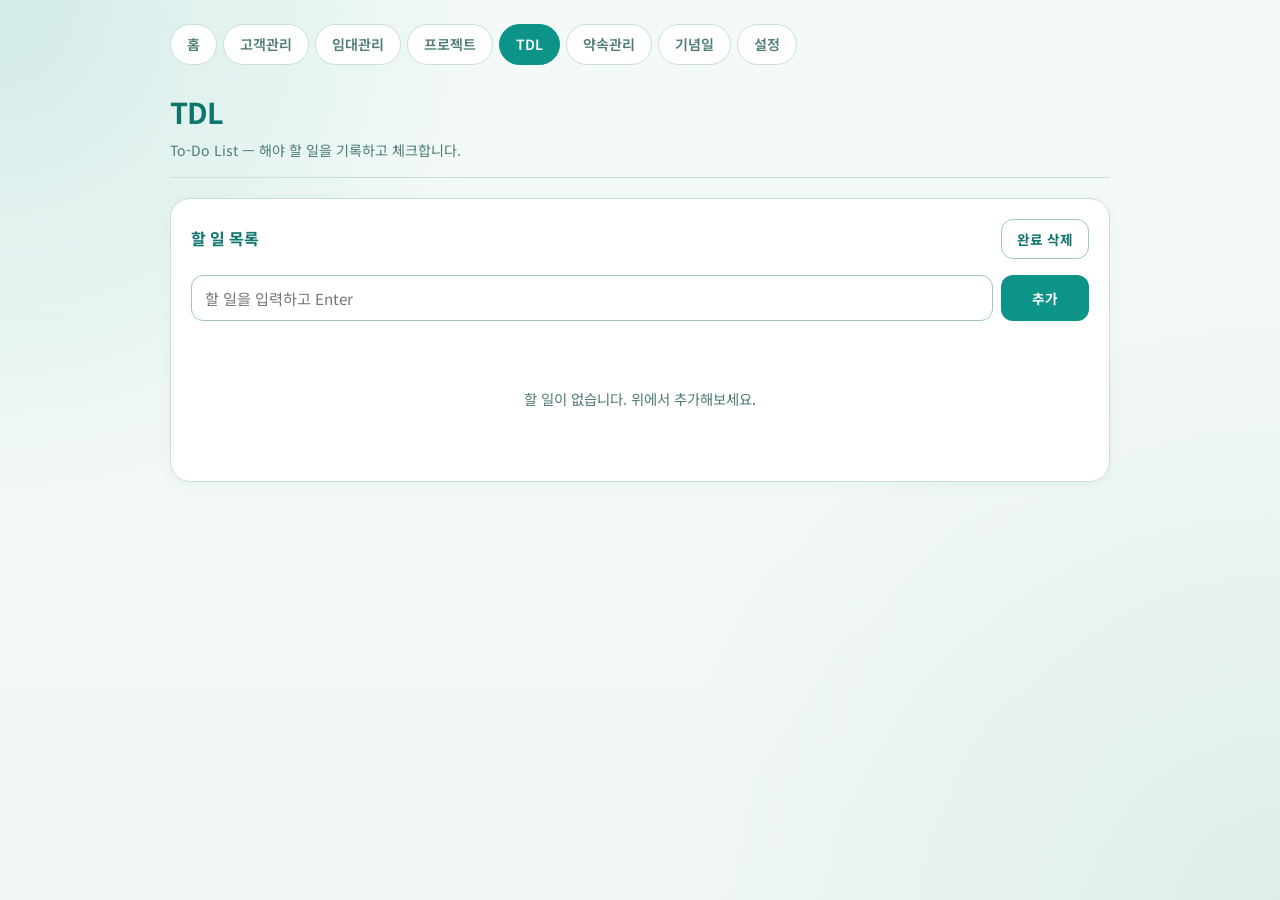
<file: tdl.html>
﻿<!DOCTYPE html>
<html lang="ko">
<head>
  <meta charset="UTF-8" />
  <meta name="viewport" content="width=device-width, initial-scale=1.0" />
  <meta name="theme-color" content="#0d9488" />
  <title>TDL | 개인카드 PWA</title>
  <link rel="manifest" href="manifest.json" />
  <link rel="stylesheet" href="style.css" />
</head>
<body>
  <div class="app">
    <header class="page-header">
      <nav class="page-nav">
        <a class="nav-link" href="index.html">홈</a>
        <a class="nav-link" href="customer.html">고객관리</a>
        <a class="nav-link" href="rental.html">임대관리</a>
        <a class="nav-link" href="project.html">프로젝트</a>
        <a class="nav-link current" href="tdl.html">TDL</a>
        <a class="nav-link" href="schedule.html">약속관리</a>
        <a class="nav-link" href="anniv.html">기념일</a>
        <a class="nav-link" href="settings.html">설정</a>
      </nav>
      <div class="page-title-row">
        <div>
          <h1 class="page-title">TDL</h1>
          <p class="page-desc">To-Do List — 해야 할 일을 기록하고 체크합니다.</p>
        </div>
      </div>
    </header>

    <main class="container">
      <section class="panel">
        <div class="panel-header">
          <h2>할 일 목록 <span id="tdlCount" class="panel-count"></span></h2>
          <div style="display:flex;gap:6px">
            <button type="button" id="clearDoneBtn" class="secondary-button toolbar-button">완료 삭제</button>
          </div>
        </div>

        <div class="tdl-add-row">
          <input type="text" id="tdlInput" placeholder="할 일을 입력하고 Enter"
            lang="ko" autocapitalize="off" autocorrect="off" spellcheck="false" />
          <button type="button" id="tdlAddBtn" class="toolbar-button">추가</button>
        </div>

        <div id="tdlList" class="tdl-list"></div>
      </section>
    </main>
  </div>

  <script src="common.js"></script>
  <script>
  (function () {
    const STORAGE_KEY = "tdl_v1";

    function load() {
      try { return JSON.parse(localStorage.getItem(STORAGE_KEY) || "[]"); }
      catch { return []; }
    }

    function save(data) {
      localStorage.setItem(STORAGE_KEY, JSON.stringify(data));
    }

    function escHtml(v) {
      return String(v).replaceAll("&","&amp;").replaceAll("<","&lt;").replaceAll(">","&gt;");
    }

    function pad(n) { return String(n).padStart(2, "0"); }
    function todayStr() {
      const d = new Date();
      return `${d.getFullYear()}-${pad(d.getMonth()+1)}-${pad(d.getDate())}`;
    }

    let items = load();

    function render() {
      const listEl = document.getElementById("tdlList");
      const countEl = document.getElementById("tdlCount");
      if (!listEl) return;

      const pending = items.filter(i => !i.done).length;
      const total = items.length;
      if (countEl) countEl.textContent = total > 0 ? `${pending}/${total}` : "";

      if (items.length === 0) {
        listEl.innerHTML = `<p class="empty">할 일이 없습니다. 위에서 추가해보세요.</p>`;
        return;
      }

      listEl.innerHTML = "";

      // 미완료 먼저, 완료 나중
      const sorted = [
        ...items.filter(i => !i.done),
        ...items.filter(i => i.done)
      ];

      sorted.forEach((item) => {
        const row = document.createElement("div");
        row.className = `tdl-item${item.done ? " tdl-done" : ""}`;
        const metaParts = [];
        if (item.createdAt) metaParts.push(`추가: ${item.createdAt}`);
        if (item.done && item.doneAt) metaParts.push(`완료: ${item.doneAt}`);
        row.innerHTML = `
          <input type="checkbox" class="tdl-check" data-id="${escHtml(item.id)}" ${item.done ? "checked" : ""} />
          <div class="tdl-text-block">
            <span class="tdl-text">${escHtml(item.text)}</span>
            ${metaParts.length ? `<span class="tdl-meta">${escHtml(metaParts.join(" · "))}</span>` : ""}
          </div>
          <button type="button" class="tdl-del-btn" data-id="${escHtml(item.id)}" title="삭제">✕</button>
        `;

        row.querySelector(".tdl-check").addEventListener("change", (e) => {
          const target = items.find(i => i.id === item.id);
          if (target) {
            target.done = e.target.checked;
            if (e.target.checked) {
              target.doneAt = todayStr();
            } else {
              delete target.doneAt;
            }
            save(items); render();
          }
        });
        row.querySelector(".tdl-text-block").addEventListener("click", () => {
          row.querySelector(".tdl-check").click();
        });

        row.querySelector(".tdl-del-btn").addEventListener("click", () => {
          if (!confirm("이 항목을 삭제할까요?")) return;
          items = items.filter(i => i.id !== item.id);
          save(items); render();
        });

        listEl.appendChild(row);
      });
    }

    function addItem() {
      const input = document.getElementById("tdlInput");
      const text = input.value.trim();
      if (!text) return;
      items.push({ id: String(Date.now() + Math.random()), text, done: false, createdAt: todayStr() });
      save(items);
      input.value = "";
      render();
    }

    document.getElementById("tdlAddBtn").addEventListener("click", addItem);
    document.getElementById("tdlInput").addEventListener("keydown", (e) => {
      if (e.key === "Enter") addItem();
    });
    document.getElementById("clearDoneBtn").addEventListener("click", () => {
      const doneCount = items.filter(i => i.done).length;
      if (doneCount === 0) { alert("완료된 항목이 없습니다."); return; }
      if (!confirm(`완료된 ${doneCount}개 항목을 삭제할까요?`)) return;
      items = items.filter(i => !i.done);
      save(items); render();
    });

    render();
  })();
  </script>
</body>
</html>
</file>
<file: style.css>
﻿@import url('https://fonts.googleapis.com/css2?family=Noto+Sans+KR:wght@400;500;600;700&display=swap');

* {
  box-sizing: border-box;
}

/* hidden 속성이 display:flex/grid 등에 의해 무시되지 않도록 */
[hidden] { display: none !important; }

:root {
  --bg: #f0f7f5;
  --surface: #ffffff;
  --surface-soft: #f5fbf9;
  --line: #c8dfd9;
  --line-strong: #9ec8bf;
  --text: #132120;
  --text-sub: #2c4442;
  --muted: #4d7b76;
  --muted-light: #8aadaa;
  --brand: #0d9488;
  --brand-strong: #0f766e;
  --brand-soft: #ccfbf1;
  --brand-soft-text: #0f766e;
  --accent-bg: #fff8ed;
  --accent-line: #f0d9a8;
  --panel-bg: #ffffff;
  --danger: #dc2626;
  --danger-soft: #fef2f2;
}

body {
  margin: 0;
  color: var(--text);
  font-family: 'Noto Sans KR', 'Segoe UI', sans-serif;
  background:
    radial-gradient(circle at top left, rgba(13, 148, 136, 0.14), transparent 32%),
    radial-gradient(circle at bottom right, rgba(15, 118, 110, 0.08), transparent 40%),
    linear-gradient(180deg, #f4faf8 0%, var(--bg) 100%);
  background-attachment: fixed;
  min-height: 100vh;
  line-height: 1.6;
}

/* ── 앱 레이아웃 ── */
.app {
  max-width: 980px;
  margin: 0 auto;
  padding: 24px 20px 60px;
}

/* ── 랜딩 화면 ── */
.landing-screen {
  min-height: 100vh;
  display: grid;
  place-items: center;
  padding: 24px;
}

.landing-card {
  width: min(540px, 100%);
  padding: 44px 36px;
  border-radius: 28px;
  background: rgba(255, 255, 255, 0.94);
  border: 1px solid var(--line);
  box-shadow: 0 20px 60px rgba(13, 148, 136, 0.1), 0 4px 16px rgba(0, 0, 0, 0.04);
  backdrop-filter: blur(12px);
  text-align: center;
}

.landing-card.wide {
  width: min(800px, 100%);
}

.landing-kicker {
  margin: 0 0 10px;
  color: var(--brand);
  font-size: 0.75rem;
  font-weight: 700;
  letter-spacing: 0.1em;
  text-transform: uppercase;
}

.landing-card h1 {
  margin: 0 0 10px;
  color: var(--brand-strong);
  font-size: 2.4rem;
  font-weight: 700;
  letter-spacing: -0.03em;
}

.landing-card > p {
  margin: 0;
  color: var(--muted);
  font-size: 0.95rem;
}

.landing-link {
  display: inline-block;
  margin-top: 28px;
  padding: 13px 26px;
  border-radius: 14px;
  background: var(--brand);
  color: #fff;
  text-decoration: none;
  font-weight: 700;
  font-size: 0.95rem;
  transition: background 0.15s, transform 0.15s;
}

.landing-link:hover {
  background: var(--brand-strong);
  transform: translateY(-1px);
}

/* ── 홈 그리드 ── */
.home-grid {
  display: grid;
  grid-template-columns: repeat(3, minmax(0, 1fr));
  gap: 14px;
  margin-top: 28px;
}

.home-card {
  display: grid;
  gap: 6px;
  padding: 22px 18px;
  border-radius: 18px;
  background: linear-gradient(180deg, #fff 0%, #f5fbf9 100%);
  border: 1px solid var(--line);
  color: var(--text);
  text-decoration: none;
  text-align: left;
  transition: box-shadow 0.15s, transform 0.15s, border-color 0.15s;
}

.home-card:hover {
  box-shadow: 0 8px 28px rgba(13, 148, 136, 0.14);
  border-color: var(--line-strong);
  transform: translateY(-2px);
}

.home-card strong {
  font-size: 1rem;
  font-weight: 700;
  color: var(--brand-strong);
}

.home-card span {
  color: var(--muted);
  font-size: 0.85rem;
}

/* ── 페이지 헤더 ── */
.page-header {
  margin-bottom: 20px;
  padding-bottom: 16px;
  border-bottom: 1px solid var(--line);
}

.page-title-row {
  display: flex;
  justify-content: space-between;
  align-items: flex-end;
  gap: 16px;
}

.page-title {
  margin: 0;
  color: var(--brand-strong);
  font-size: 1.8rem;
  font-weight: 700;
  letter-spacing: -0.03em;
}

.page-desc {
  margin: 4px 0 0;
  color: var(--muted);
  font-size: 0.88rem;
}

/* ── 네비게이션 ── */
.page-nav {
  display: flex;
  gap: 6px;
  flex-wrap: wrap;
  overflow-x: auto;
  padding-bottom: 12px;
  margin-bottom: 12px;
}

.nav-link {
  flex: 0 0 auto;
  display: inline-flex;
  align-items: center;
  padding: 8px 16px;
  border: 1px solid var(--line);
  border-radius: 999px;
  background: var(--surface);
  color: var(--muted);
  text-decoration: none;
  font-size: 0.88rem;
  font-weight: 600;
  transition: background 0.12s, color 0.12s, border-color 0.12s;
}

.nav-link:hover {
  background: var(--surface-soft);
  color: var(--text-sub);
  border-color: var(--line-strong);
}

.nav-link.current {
  border-color: var(--brand);
  background: var(--brand);
  color: #fff;
}

/* 하위 호환 */
.back-link {
  flex: 0 0 auto;
  display: inline-flex;
  align-items: center;
  padding: 8px 16px;
  border: 1px solid var(--line);
  border-radius: 999px;
  background: var(--surface);
  color: var(--muted);
  text-decoration: none;
  font-size: 0.88rem;
  font-weight: 600;
  transition: background 0.12s, color 0.12s, border-color 0.12s;
}

.back-link:hover {
  background: var(--surface-soft);
  color: var(--text-sub);
  border-color: var(--line-strong);
}

.back-link.current {
  border-color: var(--brand);
  background: var(--brand);
  color: #fff;
}

/* ── 패널 ── */
.container {
  display: grid;
  gap: 16px;
}

.panel {
  background: var(--surface);
  border: 1px solid var(--line);
  border-radius: 20px;
  padding: 20px;
  box-shadow: 0 2px 14px rgba(13, 148, 136, 0.06);
}

.panel h2 {
  margin: 0 0 16px;
  color: var(--brand-strong);
  font-size: 1rem;
  font-weight: 700;
}

.panel-header {
  display: flex;
  justify-content: space-between;
  align-items: center;
  gap: 12px;
  margin-bottom: 16px;
}

.panel-header h2 {
  margin: 0;
}

.list-toolbar {
  display: flex;
  align-items: center;
  gap: 8px;
  flex-wrap: wrap;
}

/* ── 텍스트 유틸 ── */
.panel-count,
.field-label,
.help-text,
.sub,
.note-date,
.preview-text,
.detail-label,
.empty,
.topbar-copy {
  color: var(--muted);
}

.panel-count,
.help-text,
.sub,
.note-date,
.preview-text,
.empty {
  font-size: 0.88rem;
}

.field-label,
.detail-label {
  font-size: 0.75rem;
  font-weight: 700;
  letter-spacing: 0.04em;
  text-transform: uppercase;
}

.section-title {
  font-size: 0.75rem;
  font-weight: 700;
  color: var(--muted);
  letter-spacing: 0.06em;
  text-transform: uppercase;
  margin-bottom: 4px;
}

/* ── 폼 요소 ── */
.backup-actions,
form {
  display: grid;
  gap: 10px;
}

.inline-fields,
.form-actions {
  display: grid;
  grid-template-columns: 1fr 1fr;
  gap: 10px;
}

input,
textarea,
select {
  width: 100%;
  font-size: 0.95rem;
  font-family: inherit;
}
button {
  font-size: 0.95rem;
  font-family: inherit;
}
input[type="checkbox"],
input[type="radio"] {
  width: auto !important;
  min-width: 0;
}

input,
textarea,
select {
  padding: 11px 13px;
  border: 1px solid var(--line-strong);
  border-radius: 12px;
  background: #fff;
  color: var(--text);
  transition: border-color 0.15s, box-shadow 0.15s;
  outline: none;
}

input:focus,
textarea:focus,
select:focus {
  border-color: var(--brand);
  box-shadow: 0 0 0 3px rgba(13, 148, 136, 0.12);
  background: #fff;
}

input[readonly] {
  background: var(--surface-soft);
  color: var(--muted);
  border-color: var(--line);
}

textarea {
  min-height: 100px;
  resize: vertical;
  line-height: 1.6;
}

/* ── 버튼 ── */
button {
  padding: 12px 16px;
  border: none;
  border-radius: 12px;
  background: var(--brand);
  color: white;
  cursor: pointer;
  font-weight: 700;
  transition: background 0.15s, transform 0.12s, box-shadow 0.15s;
}

button:hover {
  background: var(--brand-strong);
  transform: translateY(-1px);
  box-shadow: 0 4px 14px rgba(13, 148, 136, 0.25);
}

button:active {
  transform: translateY(0);
}

.toolbar-button {
  width: auto;
  min-width: 88px;
  padding: 9px 14px;
  font-size: 0.85rem;
}

.secondary-button {
  background: #fff;
  color: var(--brand-strong);
  border: 1px solid var(--line-strong);
}

.secondary-button:hover {
  background: var(--surface-soft);
  box-shadow: none;
  color: var(--brand-strong);
}

.danger-button {
  background: var(--danger);
}

.danger-button:hover {
  background: #b91c1c;
  box-shadow: 0 4px 12px rgba(220, 38, 38, 0.25);
}

/* ── 고객 목록 ── */
.person-list {
  display: flex;
  flex-direction: column;
  gap: 0;
}

/* 초성 그룹 헤더 */
.chosung-group-header {
  display: flex;
  align-items: center;
  gap: .5rem;
  width: 100%;
  background: var(--bg);
  border: none;
  border-bottom: 2px solid var(--brand);
  padding: .45rem .75rem;
  margin-top: .75rem;
  border-radius: .5rem .5rem 0 0;
  cursor: pointer;
  text-align: left;
  transition: background .15s;
}
.chosung-group-header:first-child { margin-top: 0; }
.chosung-group-header:hover { background: #e4f0ef; }

.chosung-label {
  font-size: 1.1rem;
  font-weight: 700;
  color: var(--brand-strong);
  min-width: 1.6rem;
}
.chosung-count {
  font-size: .8rem;
  color: var(--text-light);
  flex: 1;
}
.chosung-arrow {
  font-size: .75rem;
  color: var(--brand);
}

/* 그룹 내 카드 그리드 */
.person-list-group-grid {
  display: grid;
  grid-template-columns: repeat(2, minmax(0, 1fr));
  gap: 10px;
  padding: 10px 0 4px;
}

.person-card {
  border: 1px solid var(--line);
  border-radius: 16px;
  padding: 16px;
  background: linear-gradient(180deg, #ffffff 0%, #f5fbf9 100%);
  transition: border-color 0.15s, box-shadow 0.15s;
}

.person-card:hover {
  border-color: var(--line-strong);
  box-shadow: 0 4px 18px rgba(13, 148, 136, 0.1);
}

.person-card.active {
  border-color: var(--brand);
  box-shadow: 0 0 0 3px rgba(13, 148, 136, 0.14);
  background: linear-gradient(180deg, #f5fbf9 0%, #e8f7f4 100%);
}

.person-card-top {
  display: grid;
  gap: 4px;
}

.person-title-wrap {
  display: flex;
  align-items: center;
  gap: 8px;
}

.person-name-button {
  width: auto;
  padding: 0;
  border: none;
  background: transparent;
  color: var(--brand-strong);
  font-size: 1rem;
  font-weight: 700;
  text-align: left;
  letter-spacing: -0.01em;
  box-shadow: none;
}

.person-name-button:hover {
  color: var(--brand);
  background: transparent;
  transform: none;
  box-shadow: none;
}

.select-box {
  display: flex;
  align-items: center;
  gap: 6px;
  color: var(--muted);
  font-size: 0.85rem;
}

.select-box input {
  width: auto;
}

/* ── 상세 보기 ── */
.detail-hero {
  display: flex;
  justify-content: space-between;
  align-items: flex-start;
  gap: 12px;
  margin-bottom: 20px;
}

.detail-hero-actions {
  display: flex;
  gap: 6px;
  flex-shrink: 0;
}

.detail-hero h3 {
  margin: 0 0 4px;
  color: var(--brand-strong);
  font-size: 1.6rem;
  font-weight: 700;
  letter-spacing: -0.02em;
}

.detail-close {
  width: auto;
  min-width: 56px;
  padding: 9px 14px;
  font-size: 0.82rem;
}

.count-link {
  background: none;
  border: none;
  box-shadow: none;
  padding: 0 2px;
  font-size: 0.82rem;
  font-weight: 600;
  color: var(--brand);
  text-decoration: underline;
  cursor: pointer;
  width: auto;
}

.count-link:hover {
  color: var(--brand-strong);
  background: none;
  box-shadow: none;
  transform: none;
}

.detail-grid {
  display: grid;
  grid-template-columns: repeat(2, minmax(0, 1fr));
  gap: 10px;
}

.detail-grid.large {
  grid-template-columns: repeat(3, minmax(0, 1fr));
  margin-bottom: 16px;
}

.detail-grid > div {
  background: var(--surface-soft);
  border: 1px solid var(--line);
  border-radius: 12px;
  padding: 12px 14px;
}

.detail-grid strong {
  display: block;
  margin-top: 4px;
  font-size: 0.95rem;
  font-weight: 600;
  color: var(--text);
}

.detail-meta {
  display: flex;
  gap: 16px;
  flex-wrap: wrap;
  color: var(--muted-light);
  font-size: 0.78rem;
  margin-bottom: 4px;
}

.detail-edit-section h4 {
  margin: 0 0 12px;
  font-size: 0.93rem;
  font-weight: 700;
  color: var(--brand-strong);
}

.detail-note-editor {
  display: grid;
  gap: 10px;
}

.detail-action-row {
  display: flex;
  justify-content: flex-end;
  gap: 10px;
}

.detail-action-row button {
  width: auto;
}

.detail-span-all {
  grid-column: 1 / -1;
}

/* ── 태그 ── */
.tags {
  display: flex;
  flex-wrap: wrap;
  gap: 4px;
  margin-top: 4px;
}

.tag {
  display: inline-block;
  padding: 3px 10px;
  border-radius: 999px;
  background: var(--brand-soft);
  color: var(--brand-soft-text);
  font-size: 0.78rem;
  font-weight: 600;
}

/* ── 노트 ── */
.notes-section h4 {
  margin: 0 0 10px;
  font-size: 0.93rem;
  font-weight: 700;
  color: var(--brand-strong);
}

.notes-card {
  border: 1px solid var(--line);
  border-radius: 14px;
  overflow: hidden;
  background: var(--surface);
}

.note-item {
  padding: 14px 16px;
  background: transparent;
}

.note-item + .note-item {
  border-top: 1px solid var(--line);
}

.note-item:hover {
  background: var(--brand-soft);
}

.note-head {
  display: flex;
  justify-content: space-between;
  align-items: center;
  gap: 8px;
  margin-bottom: 6px;
}

.note-date {
  font-size: 0.82rem;
  color: var(--muted);
  font-weight: 600;
}

.mini-button {
  width: auto;
  min-width: 52px;
  padding: 5px 12px;
  font-size: 0.8rem;
  font-weight: 600;
  background: #fff;
  color: var(--brand-strong);
  border: 1px solid var(--line-strong);
  box-shadow: none;
}

.mini-button:hover {
  background: var(--brand-soft);
  color: var(--brand-soft-text);
  border-color: var(--brand);
  box-shadow: none;
  transform: none;
}

.note-text {
  line-height: 1.65;
  font-size: 0.93rem;
  color: var(--text-sub);
  white-space: pre-wrap;
}

/* ── 설정/간단 목록 ── */
.simple-list {
  display: grid;
  gap: 8px;
}

.simple-item {
  padding: 13px 16px;
  border: 1px solid var(--line);
  border-radius: 14px;
  background: var(--surface-soft);
  font-size: 0.9rem;
  color: var(--text-sub);
}

/* ── 구분선 ── */
hr {
  border: none;
  border-top: 1px solid var(--line);
  margin: 20px 0;
}

/* ── 바텀 시트 ── */
body.sheet-open {
  overflow: hidden;
}

.sheet-root {
  position: fixed;
  inset: 0;
  z-index: 200;
}

.sheet-root[hidden] {
  display: none;
}

.sheet-backdrop {
  position: absolute;
  inset: 0;
  background: rgba(13, 40, 38, 0.5);
  animation: backdropIn 0.25s ease;
}

@keyframes backdropIn {
  from { opacity: 0; }
  to { opacity: 1; }
}

.bottom-sheet {
  position: absolute;
  left: 0;
  right: 0;
  bottom: 0;
  max-height: 88vh;
  overflow-y: auto;
  padding: 0 20px 40px;
  border-radius: 28px 28px 0 0;
  background: #fff;
  box-shadow: 0 -8px 48px rgba(13, 40, 38, 0.18);
  animation: sheetIn 0.3s cubic-bezier(0.32, 0.72, 0, 1);
}

@keyframes sheetIn {
  from { transform: translateY(100%); }
  to { transform: translateY(0); }
}

.sheet-handle {
  width: 48px;
  height: 5px;
  margin: 14px auto 20px;
  border-radius: 999px;
  background: var(--line);
}

/* ── 빈 상태 ── */
.empty {
  text-align: center;
  padding: 36px 0;
  font-size: 0.9rem;
  color: var(--muted);
}

/* ── 반응형 ── */
@media (max-width: 720px) {
  .app {
    padding: 16px 14px 48px;
  }

  .page-title-row,
  .panel-header,
  .detail-hero {
    flex-direction: column;
    align-items: stretch;
  }

  .person-list,
  .home-grid,
  .inline-fields,
  .form-actions,
  .detail-grid,
  .detail-grid.large {
    grid-template-columns: 1fr;
  }

  .note-head {
    align-items: flex-start;
    flex-direction: column;
  }

  .page-title {
    font-size: 1.4rem;
  }

  .landing-card h1 {
    font-size: 1.8rem;
  }
}


/* ── 아코디언 ── */
.accordion-section {
  border: 1px solid var(--line);
  border-radius: 16px;
  overflow: hidden;
}

.accordion-toggle {
  width: 100%;
  display: flex;
  justify-content: space-between;
  align-items: center;
  padding: 15px 18px;
  background: var(--surface-soft);
  color: var(--brand-strong);
  font-size: 0.93rem;
  font-weight: 700;
  border: none;
  border-radius: 0;
  text-align: left;
  box-shadow: none;
  cursor: pointer;
}

.accordion-toggle:hover {
  background: #e8f4f1;
  transform: none;
  box-shadow: none;
}

.accordion-icon {
  font-size: 1.3rem;
  color: var(--muted);
  line-height: 1;
  transition: transform 0.2s;
}

.accordion-body {
  padding: 16px 18px 20px;
  border-top: 1px solid var(--line);
}

.accordion-body[hidden] {
  display: none;
}

/* ── 하위 탭 ── */
.sub-tab-nav {
  display: flex;
  gap: 6px;
  margin-bottom: 16px;
  background: var(--surface);
  border: 1px solid var(--line);
  border-radius: 14px;
  padding: 5px;
}

.sub-tab {
  flex: 1;
  padding: 9px 4px;
  font-size: 0.85rem;
  font-weight: 600;
  background: transparent;
  border: none;
  border-radius: 10px;
  color: var(--muted);
  cursor: pointer;
  box-shadow: none;
  transition: background 0.15s, color 0.15s;
}

.sub-tab:hover {
  background: var(--brand-soft);
  color: var(--brand-strong);
  box-shadow: none;
  transform: none;
}

.sub-tab.active {
  background: var(--brand);
  color: #fff;
  box-shadow: 0 2px 8px rgba(13, 148, 136, 0.25);
}

/* ── 검색 ── */
.search-bar {
  margin-bottom: 14px;
}

.search-bar input {
  width: 100%;
  font-size: 1rem;
}

/* ── 캘린더 ── */
.journal-cal-header {
  display: flex;
  align-items: center;
  justify-content: space-between;
  margin-bottom: 14px;
}

.cal-title {
  font-size: 1rem;
  font-weight: 700;
  color: var(--brand-strong);
}

.cal-nav-btn {
  width: 36px;
  height: 36px;
  padding: 0;
  font-size: 1.3rem;
  border-radius: 50%;
  background: var(--surface-soft);
  border: 1px solid var(--line);
  color: var(--text);
  display: flex;
  align-items: center;
  justify-content: center;
  box-shadow: none;
}

.cal-nav-btn:hover {
  background: var(--brand-soft);
  border-color: var(--brand);
  color: var(--brand-strong);
  box-shadow: none;
  transform: none;
}

.cal-weekdays {
  display: grid;
  grid-template-columns: repeat(7, 1fr);
  margin-bottom: 4px;
}

.cal-weekdays span {
  text-align: center;
  font-size: 0.78rem;
  font-weight: 700;
  color: var(--muted);
  padding: 4px 0;
}

.cal-days {
  display: grid;
  grid-template-columns: repeat(7, 1fr);
  gap: 3px;
}

.cal-day {
  position: relative;
  aspect-ratio: 1;
  display: flex;
  flex-direction: column;
  align-items: center;
  justify-content: center;
  font-size: 0.88rem;
  border-radius: 50%;
  border: none;
  background: transparent;
  color: var(--text);
  cursor: pointer;
  box-shadow: none;
  padding: 0;
  line-height: 1;
}

/* =============================================
   홈 – 약속 알림 배너
   ============================================= */
.upcoming-banner {
  display: flex;
  align-items: center;
  gap: .5rem;
  background: #fef9c3;
  border: 1.5px solid #fde047;
  border-radius: .6rem;
  padding: .65rem 1rem;
  margin-bottom: 1.2rem;
  font-size: .9rem;
  font-weight: 600;
  color: #713f12;
  flex-wrap: wrap;
}
.upcoming-blink {
  color: #ef4444;
  animation: blink 1s step-start infinite;
  font-size: 1rem;
}
@keyframes blink {
  0%, 100% { opacity: 1; }
  50%       { opacity: 0; }
}
.upcoming-link {
  margin-left: auto;
  color: var(--brand-strong);
  font-size: .85rem;
  text-decoration: underline;
  white-space: nowrap;
}

/* =============================================
   홈 그리드
   ============================================= */
.home-grid {
  display: grid;
  grid-template-columns: repeat(2, 1fr);
  gap: .9rem;
  margin-top: .8rem;
}
.home-card {
  display: flex;
  flex-direction: column;
  gap: .3rem;
  background: #fff;
  border: 1.5px solid var(--border);
  border-radius: .75rem;
  padding: 1rem 1.1rem;
  text-decoration: none;
  color: var(--text);
  transition: background .15s, border-color .15s;
}
.home-card:hover {
  background: var(--brand-soft);
  border-color: var(--brand);
}
.home-card strong {
  font-size: 1rem;
  font-weight: 700;
  color: var(--brand-strong);
}
.home-card span {
  font-size: .8rem;
  color: var(--text-light);
  line-height: 1.4;
}
.anniv-home-card {
  background: linear-gradient(135deg, #fff7ed 0%, #fff 100%);
  border-color: #fdba74;
  cursor: pointer;
  font-family: inherit;
  text-align: left;
}
.anniv-home-card:hover {
  background: #fff7ed;
  border-color: #f97316;
}
.anniv-home-card strong { color: #c2410c; }

/* 기념일 패널 */
.anniv-panel {
  background: #fff;
  border: 1.5px solid #fdba74;
  border-radius: .75rem;
  padding: 1rem 1.1rem;
  margin-top: .9rem;
}
.anniv-panel-header {
  display: flex;
  align-items: center;
  justify-content: space-between;
  margin-bottom: .8rem;
}
.anniv-panel-header h3 {
  margin: 0;
  font-size: 1rem;
  font-weight: 700;
  color: #c2410c;
}
.anniv-add-form {
  display: flex;
  flex-direction: column;
  gap: .5rem;
  margin-bottom: .9rem;
  padding-bottom: .9rem;
  border-bottom: 1px solid var(--border);
}
.anniv-add-form input, .anniv-add-form select {
  font-size: .9rem;
  padding: .5rem .75rem;
  border: 1.5px solid var(--border);
  border-radius: .5rem;
  font-family: inherit;
  box-sizing: border-box;
}
.anniv-list {
  display: flex;
  flex-direction: column;
  gap: .5rem;
}
.anniv-item {
  display: flex;
  align-items: center;
  justify-content: space-between;
  background: #fff7ed;
  border: 1px solid #fed7aa;
  border-radius: .55rem;
  padding: .6rem .8rem;
  gap: .5rem;
}
.anniv-info {
  display: flex;
  align-items: flex-start;
  gap: .55rem;
  flex: 1;
  min-width: 0;
}
.anniv-title {
  font-size: .9rem;
  font-weight: 600;
  color: var(--text);
}
.anniv-note {
  font-size: .78rem;
  color: var(--text-light);
  margin-top: .1rem;
}
.anniv-badge {
  display: inline-block;
  font-size: .72rem;
  font-weight: 700;
  padding: .15rem .45rem;
  border-radius: 20px;
  background: #e5e7eb;
  color: #374151;
  white-space: nowrap;
  flex-shrink: 0;
  margin-top: .1rem;
}
.anniv-badge.today {
  background: #f97316;
  color: #fff;
  animation: blink 1s step-start infinite;
}
.anniv-badge.soon {
  background: #fef2f2;
  border: 1px solid #fca5a5;
  color: #ef4444;
  animation: blink 1s step-start infinite;
}

/* =============================================
   프로젝트 페이지
   ============================================= */
/* 노트 항목 클릭 편집 */
.note-click-item:hover {
  background: var(--bg);
}
.note-click-item:active {
  background: #e4f0ef;
}
.project-add-form {
  display: flex;
  gap: .5rem;
  margin-bottom: 1rem;
}
.project-add-form input {
  flex: 1;
}
.project-list {
  display: flex;
  flex-direction: column;
  gap: .6rem;
}
.project-card {
  background: #fff;
  border: 1.5px solid var(--border);
  border-radius: .75rem;
  overflow: hidden;
}
.project-name-btn {
  width: 100%;
  text-align: left;
  background: none;
  border: none;
  padding: .85rem 1rem;
  font-size: .95rem;
  font-weight: 600;
  color: var(--brand-strong);
  cursor: pointer;
  display: flex;
  justify-content: space-between;
  align-items: center;
}
.project-name-btn:hover { background: var(--brand-soft); }
.project-del-btn {
  background: none;
  border: none;
  color: #ef4444;
  font-size: 1.1rem;
  cursor: pointer;
  padding: 0 .3rem;
  line-height: 1;
}
.project-notes-list {
  padding: 0 1rem .8rem;
  display: flex;
  flex-direction: column;
  gap: .4rem;
}
.project-note-item {
  background: var(--bg);
  border-radius: .5rem;
  padding: .55rem .75rem;
  font-size: .87rem;
  line-height: 1.5;
  position: relative;
}
.project-note-date {
  font-size: .75rem;
  color: var(--text-light);
  margin-bottom: .15rem;
}
.project-note-del {
  position: absolute;
  top: .4rem;
  right: .5rem;
  background: none;
  border: none;
  color: #ef4444;
  font-size: .85rem;
  cursor: pointer;
  padding: 0;
}
.project-note-editor {
  margin-top: .5rem;
  display: flex;
  flex-direction: column;
  gap: .4rem;
}
.project-note-editor textarea {
  width: 100%;
  min-height: 72px;
  resize: vertical;
  font-size: .88rem;
  padding: .5rem .7rem;
  border: 1.5px solid var(--border);
  border-radius: .5rem;
  font-family: inherit;
  box-sizing: border-box;
}

/* =============================================
   TDL (To-Do List) 페이지
   ============================================= */
.tdl-add-row {
  display: flex;
  gap: .5rem;
  margin-bottom: 1rem;
}
.tdl-add-row input { flex: 1; }
.tdl-list {
  display: flex;
  flex-direction: column;
  gap: .5rem;
}
.tdl-item {
  display: flex;
  align-items: center;
  gap: .65rem;
  background: #fff;
  border: 1.5px solid var(--border);
  border-radius: .65rem;
  padding: .7rem .9rem;
}
.tdl-label {
  display: flex;
  align-items: center;
  gap: .5rem;
  flex: 1;
  min-width: 0;
  cursor: pointer;
}
.tdl-check {
  width: 1.2rem !important;
  min-width: 1.2rem;
  height: 1.2rem;
  accent-color: var(--brand);
  cursor: pointer;
  flex-shrink: 0;
}
.tdl-text {
  font-size: .92rem;
  line-height: 1.4;
  word-break: break-all;
  cursor: pointer;
}
.tdl-text-block {
  flex: 1;
  min-width: 0;
  display: flex;
  flex-direction: column;
  cursor: pointer;
}
.tdl-meta {
  font-size: .72rem;
  color: var(--text-light);
  margin-top: .15rem;
}
.tdl-item.tdl-done {
  opacity: .55;
  background: var(--bg);
}
.tdl-item.tdl-done .tdl-text {
  text-decoration: line-through;
  color: var(--text-light);
}
.tdl-del-btn {
  background: none;
  border: none;
  color: #ef4444;
  font-size: 1rem;
  cursor: pointer;
  padding: 0;
  line-height: 1;
  flex-shrink: 0;
  width: auto !important;
}
.tdl-actions {
  display: flex;
  justify-content: flex-end;
  margin-bottom: .6rem;
}

/* =============================================
   약속관리(schedule) 페이지 추가 요소
   ============================================= */
.schedule-add-form {
  display: flex;
  flex-direction: column;
  gap: .5rem;
  margin-top: .6rem;
}
.schedule-add-form input,
.schedule-add-form textarea {
  font-size: .9rem;
  padding: .5rem .75rem;
  border: 1.5px solid var(--border);
  border-radius: .5rem;
  font-family: inherit;
  box-sizing: border-box;
  width: 100%;
}
.schedule-add-form textarea {
  min-height: 60px;
  resize: vertical;
}
.schedule-title-text {
  font-weight: 600;
  font-size: .95rem;
  color: var(--brand-strong);
}
.danger-mini {
  background: none;
  border: none;
  color: #ef4444;
  font-size: .82rem;
  cursor: pointer;
  padding: 0 .2rem;
  text-decoration: underline;
}

/* ── 임대관리 물건정보 폼 ── */
.rental-info-form {
  display: flex;
  flex-direction: column;
  gap: .75rem;
  margin-bottom: .8rem;
}
.rental-field {
  display: flex;
  flex-direction: column;
  gap: .3rem;
}
.rental-field label {
  font-size: .82rem;
  font-weight: 600;
  color: var(--text-light);
}
.rental-field input,
.rental-field select,
.rental-field textarea {
  font-size: .92rem;
}

/* =============================================
   임대관리 – 호실 그리드
   ============================================= */
.room-grid {
  display: grid;
  grid-template-columns: repeat(auto-fill, minmax(130px, 1fr));
  gap: .6rem;
  margin-top: .4rem;
  margin-bottom: .4rem;
}
.room-card {
  border-radius: .75rem;
  padding: .75rem .8rem;
  cursor: pointer;
  border: 2px solid transparent;
  transition: transform .12s, box-shadow .15s;
}
.room-card:hover { transform: translateY(-2px); box-shadow: 0 3px 10px rgba(0,0,0,.1); }
.room-card.occupied { background: #dcfce7; border-color: #4ade80; }
.room-card.vacant   { background: #fee2e2; border-color: #f87171; }
.room-number  { font-size: .95rem; font-weight: 700; color: var(--text); margin-bottom: .2rem; }
.room-status  { font-size: .72rem; font-weight: 600; color: var(--text-light); }
.room-tenant  { font-size: .8rem; color: var(--text); margin-top: .1rem; white-space: nowrap; overflow: hidden; text-overflow: ellipsis; }
.room-monthly { font-size: .78rem; color: var(--brand-strong); font-weight: 600; margin-top: .08rem; }

/* =============================================
   임대관리 – 수익 리포트 요약
   ============================================= */
.report-summary {
  background: var(--brand-soft);
  border-radius: .65rem;
  padding: .6rem .9rem;
  margin-bottom: .75rem;
}
.report-row   { display: flex; gap: 1.2rem; flex-wrap: wrap; align-items: center; }
.report-item  { display: flex; flex-direction: column; align-items: center; gap: .05rem; }
.report-label { font-size: .7rem; color: var(--text-light); }
.report-value { font-size: 1rem; font-weight: 700; color: var(--brand-strong); }

/* =============================================
   임대관리 – 납부내역
   ============================================= */
.payment-add-form {
  background: var(--bg);
  border-radius: .65rem;
  padding: .7rem .8rem;
  margin-bottom: .75rem;
  border: 1.5px solid var(--border);
}
.payment-list { display: flex; flex-direction: column; gap: .5rem; }
.payment-item {
  display: flex;
  align-items: center;
  justify-content: space-between;
  gap: .5rem;
  border-radius: .65rem;
  padding: .6rem .85rem;
  border: 1.5px solid var(--border);
}
.payment-item.payment-paid   { background: #f0fdf4; border-color: #86efac; }
.payment-item.payment-unpaid { background: #fff; }
.payment-main   { display: flex; flex-direction: column; gap: .18rem; flex: 1; min-width: 0; }
.payment-month  { font-weight: 700; font-size: .9rem; }
.payment-amount { font-size: .88rem; color: var(--brand-strong); }
.payment-note   { font-size: .75rem; color: var(--text-light); }
.payment-badge  {
  font-size: .72rem; font-weight: 700;
  padding: .18rem .5rem;
  border-radius: .4rem;
  white-space: nowrap;
  flex-shrink: 0;
}
.payment-badge.payment-paid   { background: #dcfce7; color: #166534; }
.payment-badge.payment-unpaid { background: #fee2e2; color: #991b1b; }

.cal-day:hover {
  background: var(--brand-soft);
  color: var(--brand-strong);
  box-shadow: none;
  transform: none;
}

.cal-day.empty {
  cursor: default;
  pointer-events: none;
}

.cal-day.cal-today {
  background: var(--brand);
  color: #fff;
  font-weight: 700;
}

.cal-day.cal-today:hover {
  background: var(--brand-strong);
  color: #fff;
}

.cal-day.cal-has-note {
  font-weight: 700;
}

.cal-dot {
  display: block;
  width: 5px;
  height: 5px;
  border-radius: 50%;
  background: var(--brand);
  margin-top: 2px;
}

.cal-day.cal-today .cal-dot {
  background: #fff;
}

/* ── 상담일지 일별 패널 ── */
.journal-day-header {
  display: flex;
  justify-content: space-between;
  align-items: center;
  margin-bottom: 14px;
}

.journal-day-header h3 {
  margin: 0;
  font-size: 1rem;
  color: var(--brand-strong);
}

.journal-entry {
  margin-bottom: 14px;
}

.journal-entry-name {
  font-size: 0.85rem;
  font-weight: 700;
  color: var(--muted);
  margin-bottom: 6px;
}

/* ── 리포트 플레이스홀더 ── */
.report-placeholder {
  display: flex;
  flex-direction: column;
  align-items: center;
  justify-content: center;
  padding: 60px 24px;
  gap: 8px;
  text-align: center;
}

.report-icon {
  font-size: 2.8rem;
  line-height: 1;
  margin-bottom: 8px;
}

.report-title {
  font-size: 1.1rem;
  font-weight: 700;
  color: var(--brand-strong);
  margin: 0;
}

.report-desc {
  font-size: 0.88rem;
  color: var(--muted);
  margin: 0;
  line-height: 1.6;
}

.report-coming {
  margin-top: 8px;
  font-size: 0.78rem;
  font-weight: 600;
  color: #fff;
  background: var(--brand);
  border-radius: 20px;
  padding: 4px 14px;
}

/* ── 숨김 고객 ── */
.secret-toggle {
  display: inline-block;
  width: 28px;
  height: 28px;
  background: transparent;
  border: none;
  box-shadow: none;
  padding: 0;
  margin-left: 4px;
  vertical-align: middle;
  cursor: default;
  -webkit-user-select: none;
  user-select: none;
}

.secret-toggle:hover,
.secret-toggle:focus,
.secret-toggle:active {
  background: transparent;
  box-shadow: none;
  outline: none;
  transform: none;
}

.person-card.hidden-person {
  opacity: 0.45;
}

.person-card.hidden-person .person-name-button {
  color: var(--muted);
}

.hidden-badge {
  display: inline-block;
  font-size: 0.68rem;
  font-weight: 600;
  color: var(--muted);
  background: var(--line);
  border-radius: 4px;
  padding: 1px 5px;
  margin-left: 4px;
  vertical-align: middle;
}
</file>
